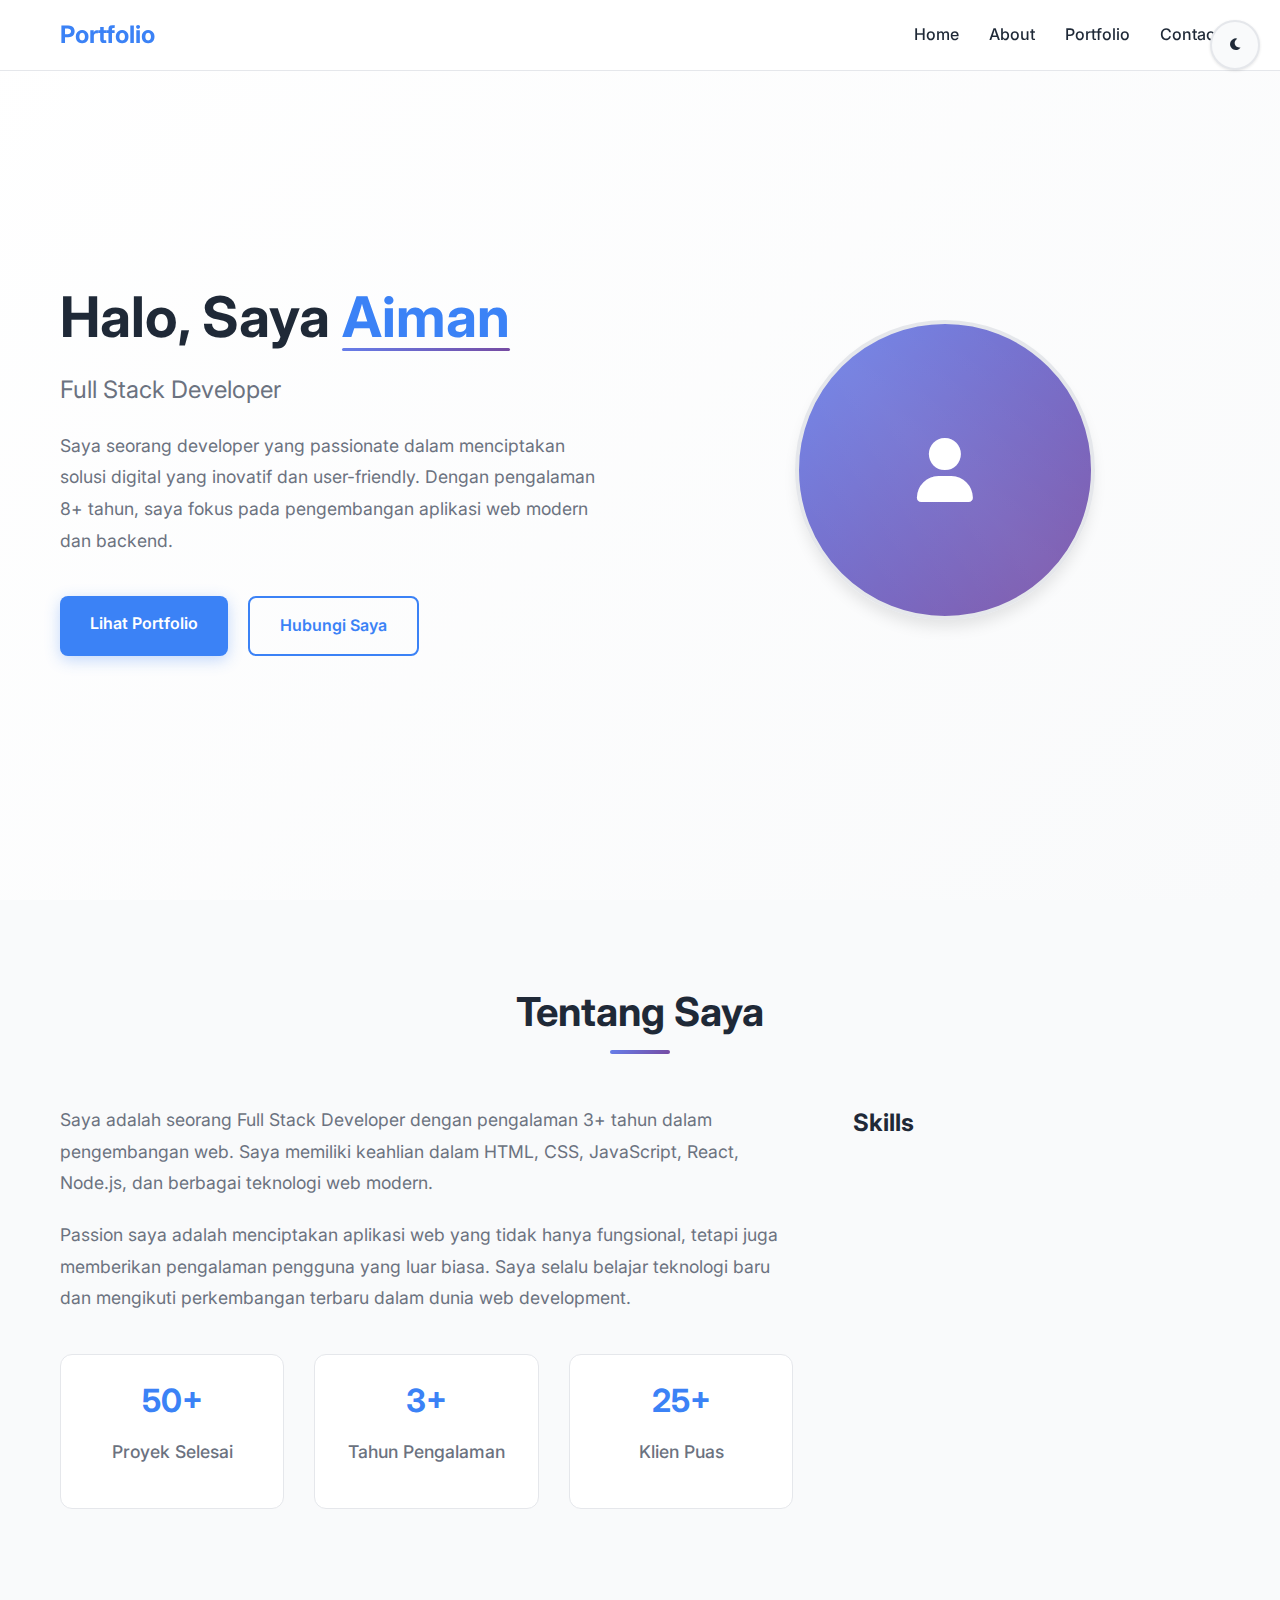
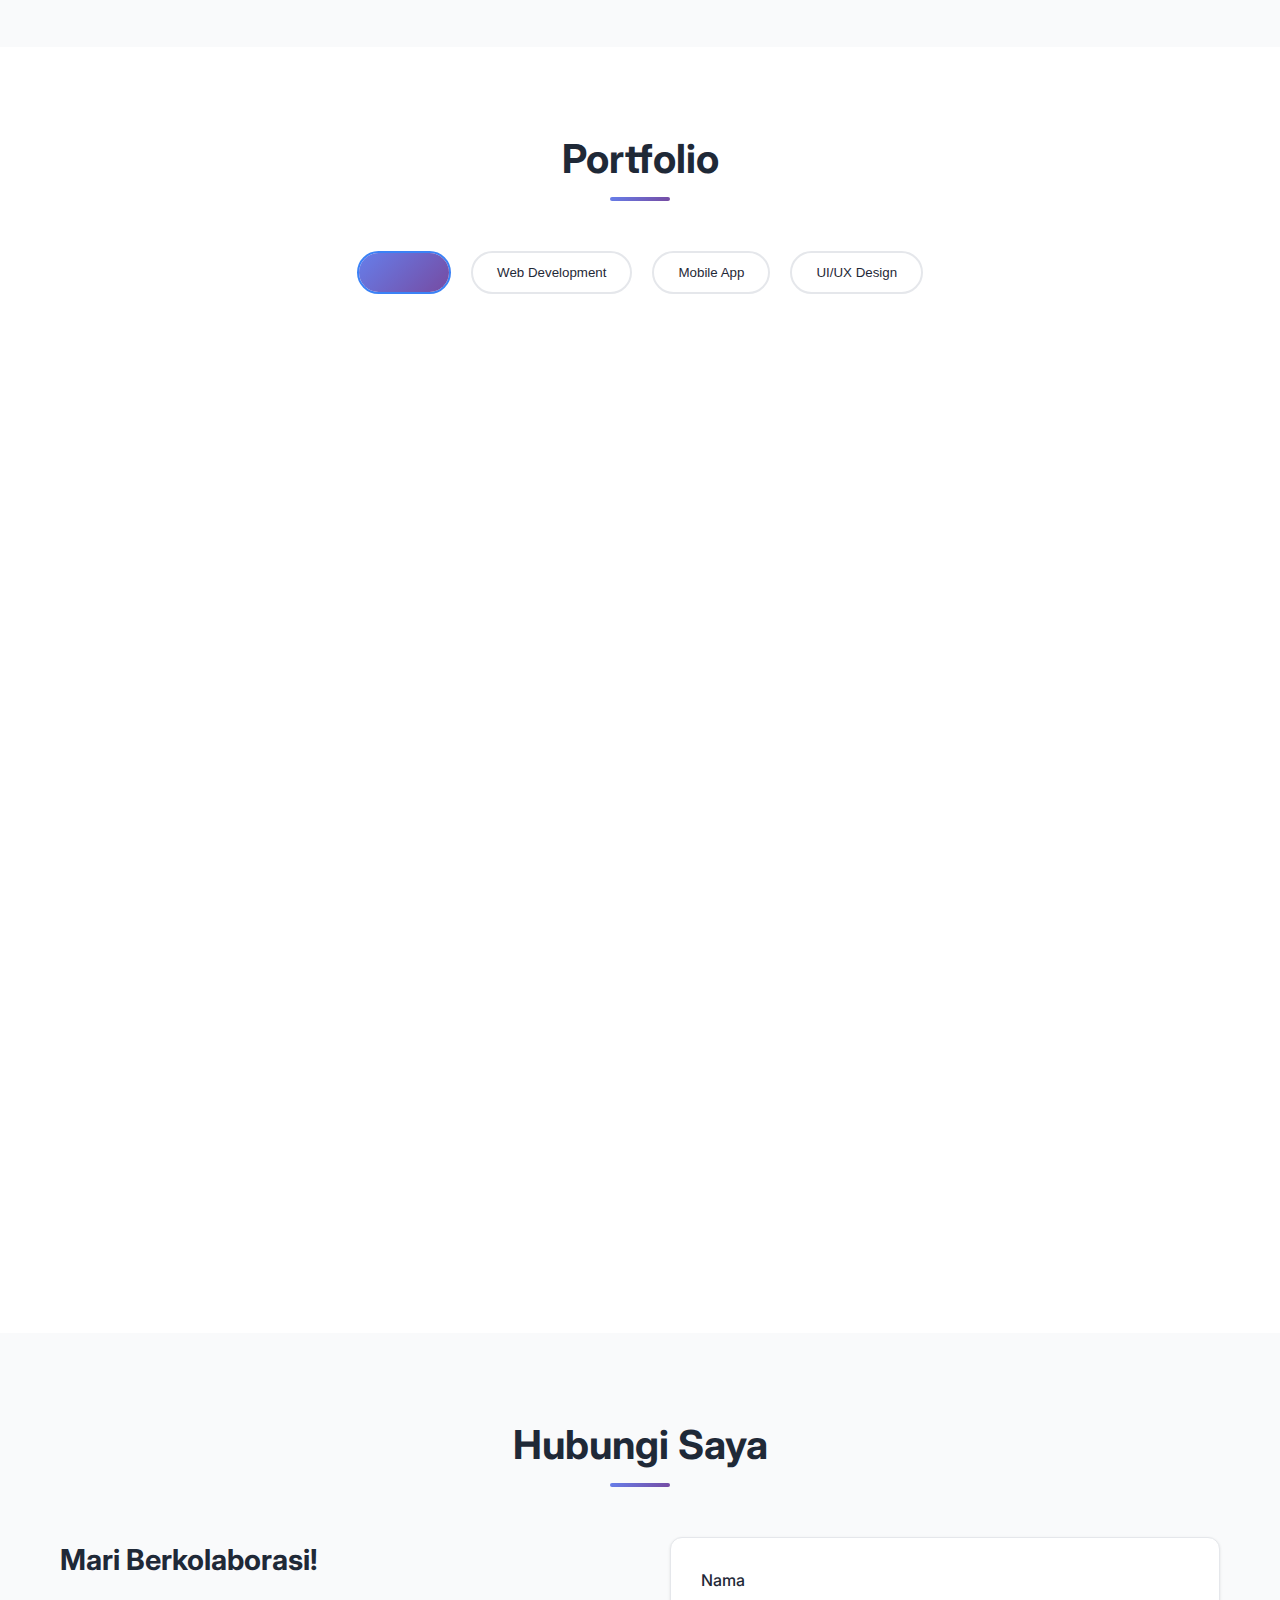
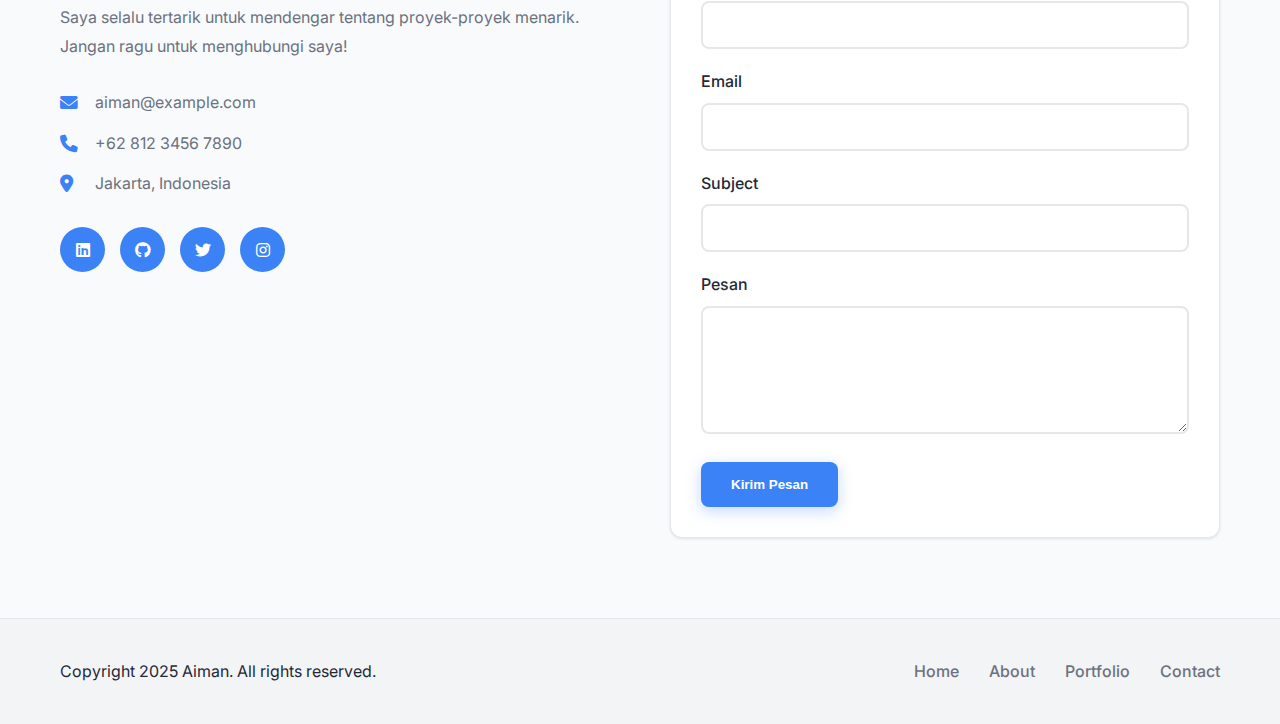
<file: index.html>
<!DOCTYPE html>
<html lang="id">
  <head>
    <meta charset="UTF-8" />
    <meta name="viewport" content="width=device-width, initial-scale=1.0" />
    <title>Profil Saya - Final Project</title>
    <link rel="stylesheet" href="css/styles.css" />
    <link
      href="https://fonts.googleapis.com/css2?family=Inter:wght@300;400;500;600;700&display=swap"
      rel="stylesheet"
    />
    <link
      rel="stylesheet"
      href="https://cdnjs.cloudflare.com/ajax/libs/font-awesome/6.0.0/css/all.min.css"
    />
  </head>
  <body>
    <!-- Dark mode toggle -->
    <button id="dark-mode-toggle" class="dark-mode-toggle">
      <i class="fas fa-moon"></i>
    </button>

    <!-- Navigation -->
    <nav class="navbar">
      <div class="nav-container">
        <div class="nav-logo">
          <h2>Portfolio</h2>
        </div>
        <ul class="nav-menu">
          <li class="nav-item">
            <a href="#home" class="nav-link">Home</a>
          </li>
          <li class="nav-item">
            <a href="#about" class="nav-link">About</a>
          </li>
          <li class="nav-item">
            <a href="#portfolio" class="nav-link">Portfolio</a>
          </li>
          <li class="nav-item">
            <a href="#contact" class="nav-link">Contact</a>
          </li>
        </ul>
        <div class="hamburger">
          <span class="bar"></span>
          <span class="bar"></span>
          <span class="bar"></span>
        </div>
      </div>
    </nav>

    <!-- Hero Section -->
    <section id="home" class="hero">
      <div class="hero-container">
        <div class="hero-content">
          <h1 class="hero-title">
            Halo, Saya <span class="highlight">Aiman</span>
          </h1>
          <p class="hero-subtitle">Full Stack Developer</p>
          <p class="hero-description">
            Saya seorang developer yang passionate dalam menciptakan solusi
            digital yang inovatif dan user-friendly. Dengan pengalaman 8+ tahun,
            saya fokus pada pengembangan aplikasi web modern dan backend.
          </p>
          <div class="hero-buttons">
            <a href="#portfolio" class="btn btn-primary">Lihat Portfolio</a>
            <a href="#contact" class="btn btn-secondary">Hubungi Saya</a>
          </div>
        </div>
        <div class="hero-image">
          <div class="image-placeholder">
            <i class="fas fa-user"></i>
          </div>
        </div>
      </div>
    </section>

    <!-- About Section -->
    <section id="about" class="about">
      <div class="container">
        <h2 class="section-title">Tentang Saya</h2>
        <div class="about-content">
          <div class="about-text">
            <p>
              Saya adalah seorang Full Stack Developer dengan pengalaman 3+
              tahun dalam pengembangan web. Saya memiliki keahlian dalam HTML,
              CSS, JavaScript, React, Node.js, dan berbagai teknologi web
              modern.
            </p>
            <p>
              Passion saya adalah menciptakan aplikasi web yang tidak hanya
              fungsional, tetapi juga memberikan pengalaman pengguna yang luar
              biasa. Saya selalu belajar teknologi baru dan mengikuti
              perkembangan terbaru dalam dunia web development.
            </p>
            <div class="about-stats">
              <div class="stat-item">
                <h3>50+</h3>
                <p>Proyek Selesai</p>
              </div>
              <div class="stat-item">
                <h3>3+</h3>
                <p>Tahun Pengalaman</p>
              </div>
              <div class="stat-item">
                <h3>25+</h3>
                <p>Klien Puas</p>
              </div>
            </div>
          </div>
          <div class="about-skills">
            <h3>Skills</h3>
            <div class="skills-grid" id="skills-grid">
              <!-- Skills will be populated by JavaScript -->
            </div>
          </div>
        </div>
      </div>
    </section>

    <!-- Portfolio Section -->
    <section id="portfolio" class="portfolio">
      <div class="container">
        <h2 class="section-title">Portfolio</h2>
        <div class="portfolio-filters">
          <button class="filter-btn active" data-filter="all">Semua</button>
          <button class="filter-btn" data-filter="web">Web Development</button>
          <button class="filter-btn" data-filter="mobile">Mobile App</button>
          <button class="filter-btn" data-filter="design">UI/UX Design</button>
        </div>
        <div class="portfolio-grid" id="portfolio-grid">
          <!-- Portfolio items will be populated by JavaScript -->
        </div>
      </div>
    </section>

    <!-- Contact Section -->
    <section id="contact" class="contact">
      <div class="container">
        <h2 class="section-title">Hubungi Saya</h2>
        <div class="contact-content">
          <div class="contact-info">
            <h3>Mari Berkolaborasi!</h3>
            <p>
              Saya selalu tertarik untuk mendengar tentang proyek-proyek
              menarik. Jangan ragu untuk menghubungi saya!
            </p>
            <div class="contact-details">
              <div class="contact-item">
                <i class="fas fa-envelope"></i>
                <span>aiman@example.com</span>
              </div>
              <div class="contact-item">
                <i class="fas fa-phone"></i>
                <span>+62 812 3456 7890</span>
              </div>
              <div class="contact-item">
                <i class="fas fa-map-marker-alt"></i>
                <span>Jakarta, Indonesia</span>
              </div>
            </div>
            <div class="social-links">
              <a
                href="https://linkedin.com/in/aiman"
                class="social-link"
                target="_blank"
              >
                <i class="fab fa-linkedin"></i>
              </a>
              <a
                href="https://github.com/aiman"
                class="social-link"
                target="_blank"
              >
                <i class="fab fa-github"></i>
              </a>
              <a
                href="https://twitter.com/aiman"
                class="social-link"
                target="_blank"
              >
                <i class="fab fa-twitter"></i>
              </a>
              <a
                href="https://instagram.com/aiman"
                class="social-link"
                target="_blank"
              >
                <i class="fab fa-instagram"></i>
              </a>
            </div>
          </div>
          <form class="contact-form" id="contact-form">
            <div class="form-group">
              <label for="name">Nama</label>
              <input type="text" id="name" name="name" required />
              <span class="error-message" id="name-error"></span>
            </div>
            <div class="form-group">
              <label for="email">Email</label>
              <input type="email" id="email" name="email" required />
              <span class="error-message" id="email-error"></span>
            </div>
            <div class="form-group">
              <label for="subject">Subject</label>
              <input type="text" id="subject" name="subject" required />
              <span class="error-message" id="subject-error"></span>
            </div>
            <div class="form-group">
              <label for="message">Pesan</label>
              <textarea
                id="message"
                name="message"
                rows="5"
                required
              ></textarea>
              <span class="error-message" id="message-error"></span>
            </div>
            <button type="submit" class="btn btn-primary">Kirim Pesan</button>
          </form>
        </div>
      </div>
    </section>

    <!-- Footer -->
    <footer class="footer">
      <div class="container">
        <div class="footer-content">
          <div class="footer-text">
            <p>Copyright 2025 Aiman. All rights reserved.</p>
          </div>
          <div class="footer-links">
            <a href="#home">Home</a>
            <a href="#about">About</a>
            <a href="#portfolio">Portfolio</a>
            <a href="#contact">Contact</a>
          </div>
        </div>
      </div>
    </footer>

    <!-- Toast notification -->
    <div id="toast" class="toast">
      <div class="toast-content">
        <i class="fas fa-check-circle"></i>
        <span class="toast-message">Pesan berhasil dikirim!</span>
      </div>
    </div>

    <script src="js/script.js"></script>
  </body>
</html>
</file>
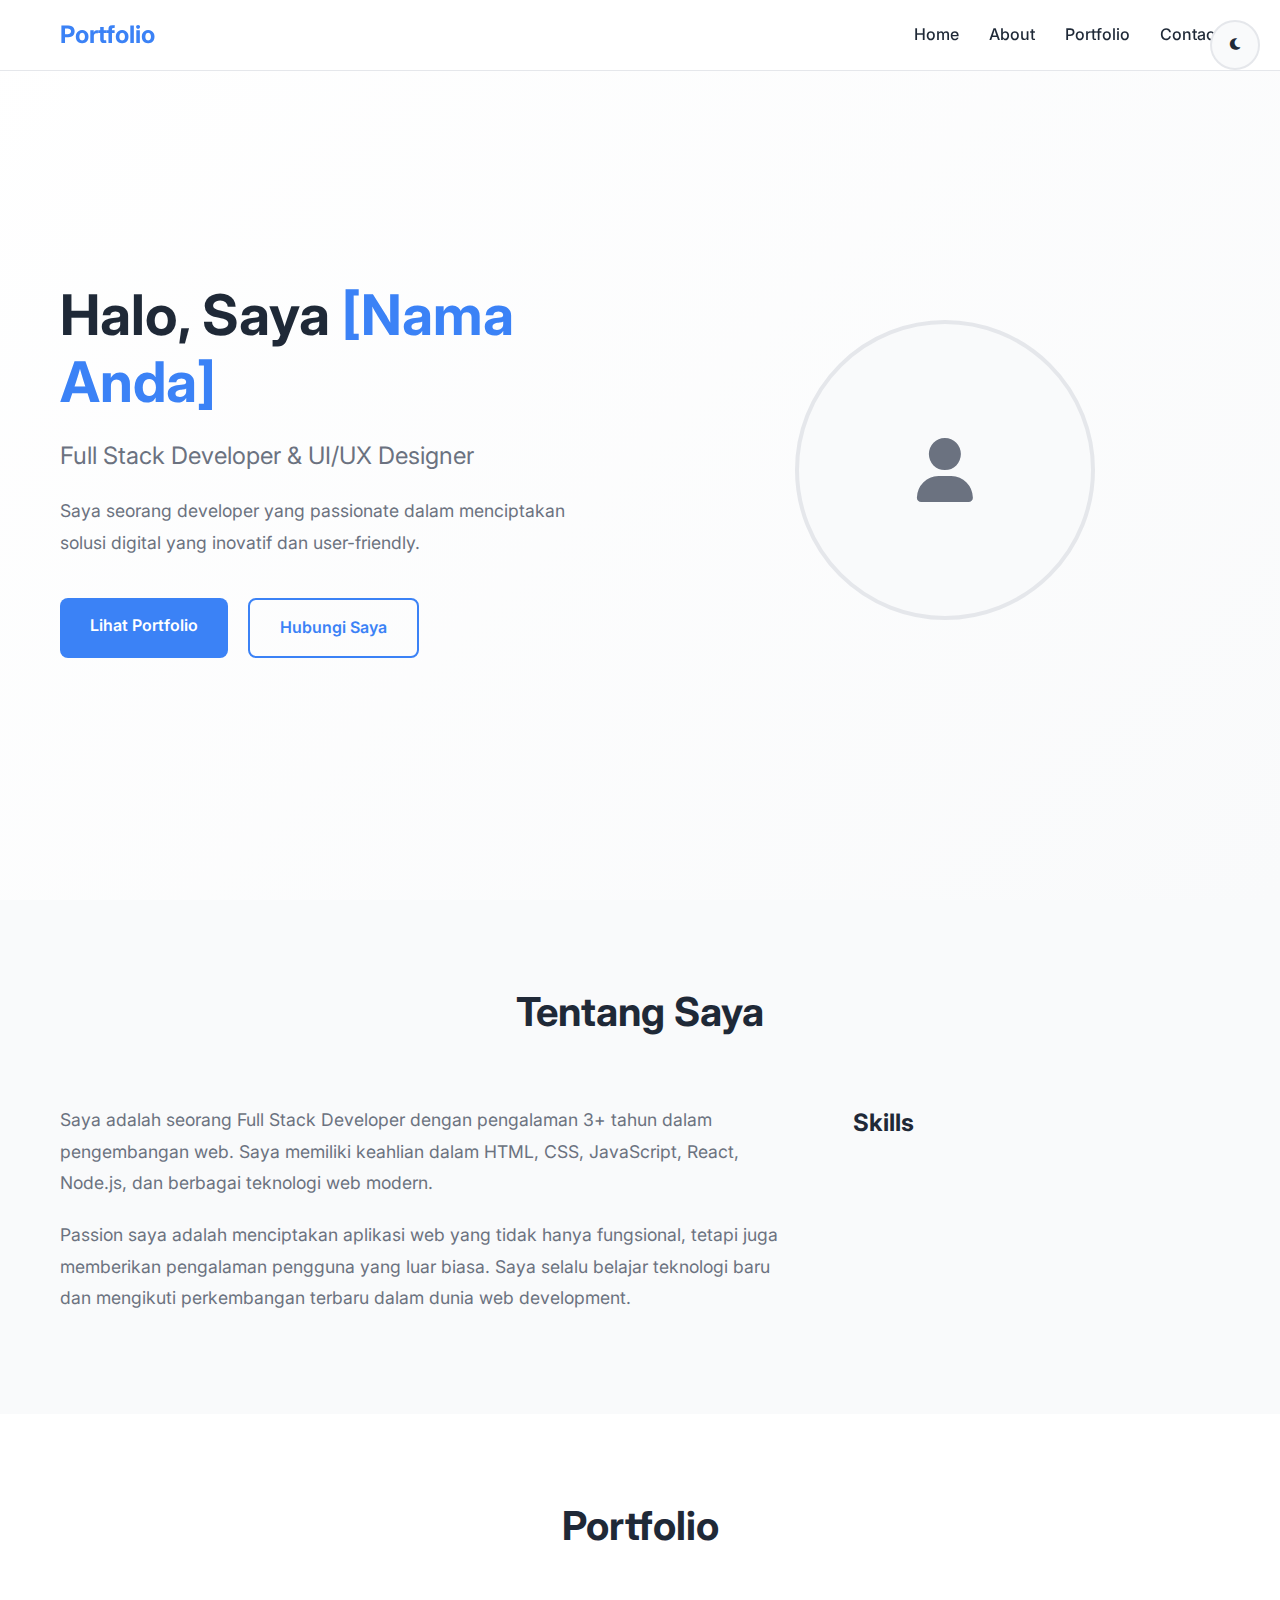
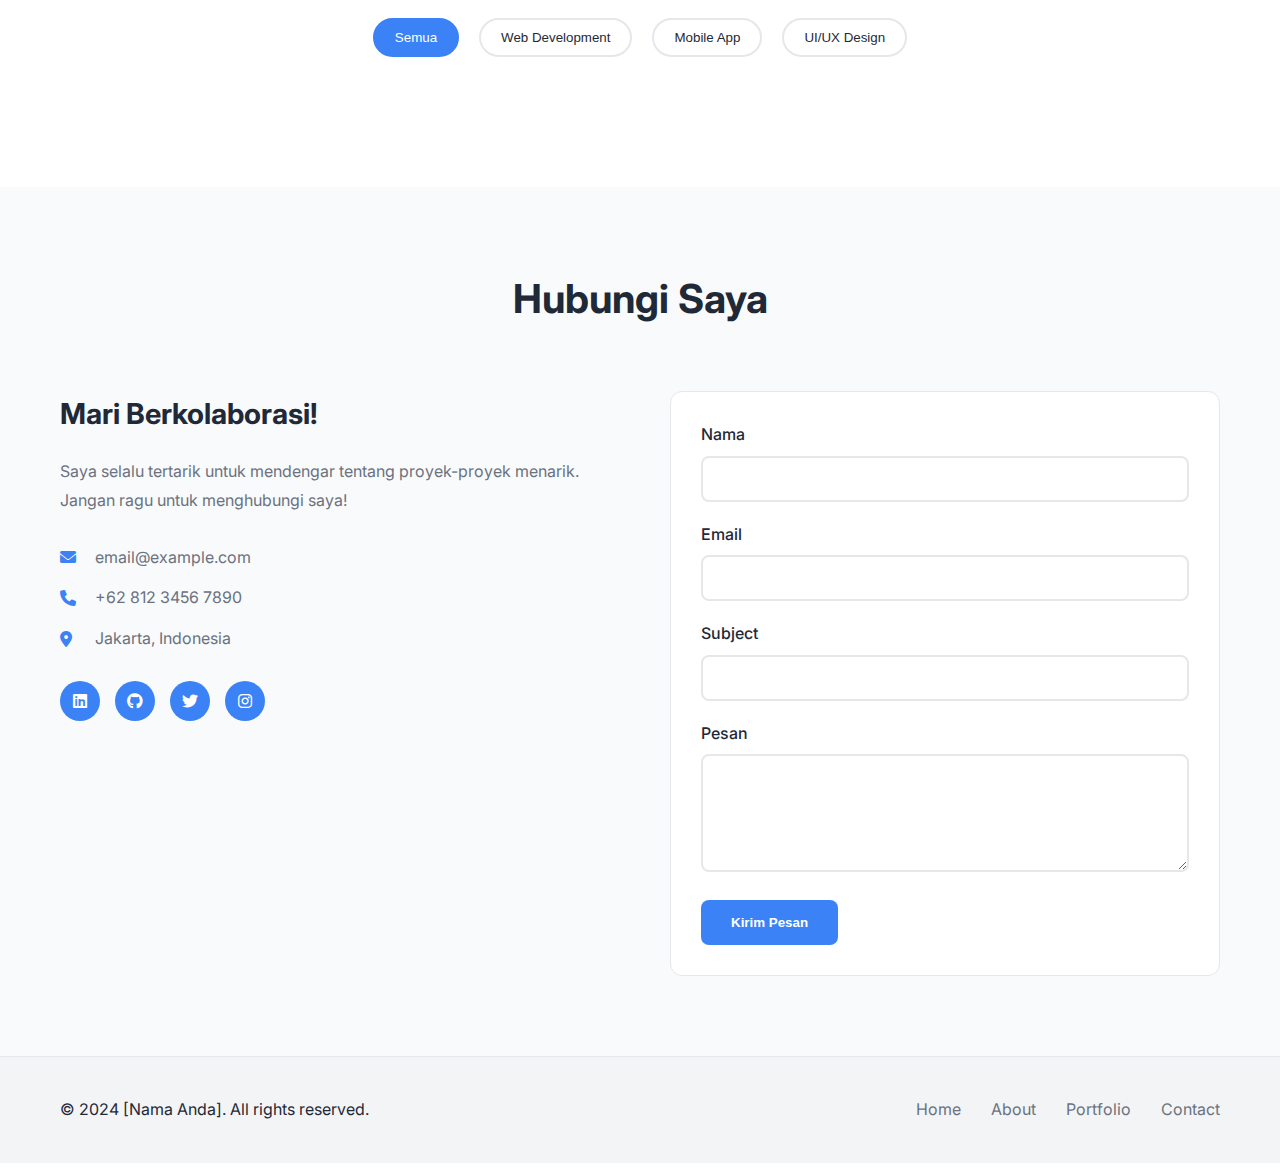
<file: 1. Starter/index.html>
<!DOCTYPE html>
<html lang="id">
  <head>
    <meta charset="UTF-8" />
    <meta name="viewport" content="width=device-width, initial-scale=1.0" />
    <title>Profil Saya - Final Project</title>
    <link rel="stylesheet" href="styles.css" />
    <link
      href="https://fonts.googleapis.com/css2?family=Inter:wght@300;400;500;600;700&display=swap"
      rel="stylesheet"
    />
    <link
      rel="stylesheet"
      href="https://cdnjs.cloudflare.com/ajax/libs/font-awesome/6.0.0/css/all.min.css"
    />
  </head>
  <body>
    <!-- TODO: Implement dark mode toggle -->
    <button id="dark-mode-toggle" class="dark-mode-toggle">
      <i class="fas fa-moon"></i>
    </button>

    <!-- TODO: Add navigation -->
    <nav class="navbar">
      <div class="nav-container">
        <div class="nav-logo">
          <h2>Portfolio</h2>
        </div>
        <ul class="nav-menu">
          <li class="nav-item">
            <a href="#home" class="nav-link">Home</a>
          </li>
          <li class="nav-item">
            <a href="#about" class="nav-link">About</a>
          </li>
          <li class="nav-item">
            <a href="#portfolio" class="nav-link">Portfolio</a>
          </li>
          <li class="nav-item">
            <a href="#contact" class="nav-link">Contact</a>
          </li>
        </ul>
        <div class="hamburger">
          <span class="bar"></span>
          <span class="bar"></span>
          <span class="bar"></span>
        </div>
      </div>
    </nav>

    <!-- TODO: Add hero section -->
    <section id="home" class="hero">
      <div class="hero-container">
        <div class="hero-content">
          <h1 class="hero-title">
            Halo, Saya <span class="highlight">[Nama Anda]</span>
          </h1>
          <p class="hero-subtitle">Full Stack Developer & UI/UX Designer</p>
          <p class="hero-description">
            Saya seorang developer yang passionate dalam menciptakan solusi
            digital yang inovatif dan user-friendly.
          </p>
          <div class="hero-buttons">
            <a href="#portfolio" class="btn btn-primary">Lihat Portfolio</a>
            <a href="#contact" class="btn btn-secondary">Hubungi Saya</a>
          </div>
        </div>
        <div class="hero-image">
          <div class="image-placeholder">
            <i class="fas fa-user"></i>
          </div>
        </div>
      </div>
    </section>

    <!-- TODO: Add about section -->
    <section id="about" class="about">
      <div class="container">
        <h2 class="section-title">Tentang Saya</h2>
        <div class="about-content">
          <div class="about-text">
            <p>
              Saya adalah seorang Full Stack Developer dengan pengalaman 3+
              tahun dalam pengembangan web. Saya memiliki keahlian dalam HTML,
              CSS, JavaScript, React, Node.js, dan berbagai teknologi web
              modern.
            </p>
            <p>
              Passion saya adalah menciptakan aplikasi web yang tidak hanya
              fungsional, tetapi juga memberikan pengalaman pengguna yang luar
              biasa. Saya selalu belajar teknologi baru dan mengikuti
              perkembangan terbaru dalam dunia web development.
            </p>
          </div>
          <div class="about-skills">
            <h3>Skills</h3>
            <div class="skills-grid">
              <!-- TODO: Add skill items dynamically with JavaScript -->
            </div>
          </div>
        </div>
      </div>
    </section>

    <!-- TODO: Add portfolio section -->
    <section id="portfolio" class="portfolio">
      <div class="container">
        <h2 class="section-title">Portfolio</h2>
        <div class="portfolio-filters">
          <button class="filter-btn active" data-filter="all">Semua</button>
          <button class="filter-btn" data-filter="web">Web Development</button>
          <button class="filter-btn" data-filter="mobile">Mobile App</button>
          <button class="filter-btn" data-filter="design">UI/UX Design</button>
        </div>
        <div class="portfolio-grid">
          <!-- TODO: Add portfolio items dynamically with JavaScript -->
        </div>
      </div>
    </section>

    <!-- TODO: Add contact section -->
    <section id="contact" class="contact">
      <div class="container">
        <h2 class="section-title">Hubungi Saya</h2>
        <div class="contact-content">
          <div class="contact-info">
            <h3>Mari Berkolaborasi!</h3>
            <p>
              Saya selalu tertarik untuk mendengar tentang proyek-proyek
              menarik. Jangan ragu untuk menghubungi saya!
            </p>
            <div class="contact-details">
              <div class="contact-item">
                <i class="fas fa-envelope"></i>
                <span>email@example.com</span>
              </div>
              <div class="contact-item">
                <i class="fas fa-phone"></i>
                <span>+62 812 3456 7890</span>
              </div>
              <div class="contact-item">
                <i class="fas fa-map-marker-alt"></i>
                <span>Jakarta, Indonesia</span>
              </div>
            </div>
            <div class="social-links">
              <a href="#" class="social-link"
                ><i class="fab fa-linkedin"></i
              ></a>
              <a href="#" class="social-link"><i class="fab fa-github"></i></a>
              <a href="#" class="social-link"><i class="fab fa-twitter"></i></a>
              <a href="#" class="social-link"
                ><i class="fab fa-instagram"></i
              ></a>
            </div>
          </div>
          <form class="contact-form" id="contact-form">
            <div class="form-group">
              <label for="name">Nama</label>
              <input type="text" id="name" name="name" required />
              <span class="error-message" id="name-error"></span>
            </div>
            <div class="form-group">
              <label for="email">Email</label>
              <input type="email" id="email" name="email" required />
              <span class="error-message" id="email-error"></span>
            </div>
            <div class="form-group">
              <label for="subject">Subject</label>
              <input type="text" id="subject" name="subject" required />
              <span class="error-message" id="subject-error"></span>
            </div>
            <div class="form-group">
              <label for="message">Pesan</label>
              <textarea
                id="message"
                name="message"
                rows="5"
                required
              ></textarea>
              <span class="error-message" id="message-error"></span>
            </div>
            <button type="submit" class="btn btn-primary">Kirim Pesan</button>
          </form>
        </div>
      </div>
    </section>

    <!-- TODO: Add footer -->
    <footer class="footer">
      <div class="container">
        <div class="footer-content">
          <div class="footer-text">
            <p>&copy; 2024 [Nama Anda]. All rights reserved.</p>
          </div>
          <div class="footer-links">
            <a href="#home">Home</a>
            <a href="#about">About</a>
            <a href="#portfolio">Portfolio</a>
            <a href="#contact">Contact</a>
          </div>
        </div>
      </div>
    </footer>

    <!-- Toast notification -->
    <div id="toast" class="toast">
      <div class="toast-content">
        <i class="fas fa-check-circle"></i>
        <span class="toast-message">Pesan berhasil dikirim!</span>
      </div>
    </div>

    <script src="script.js"></script>
  </body>
</html>
</file>
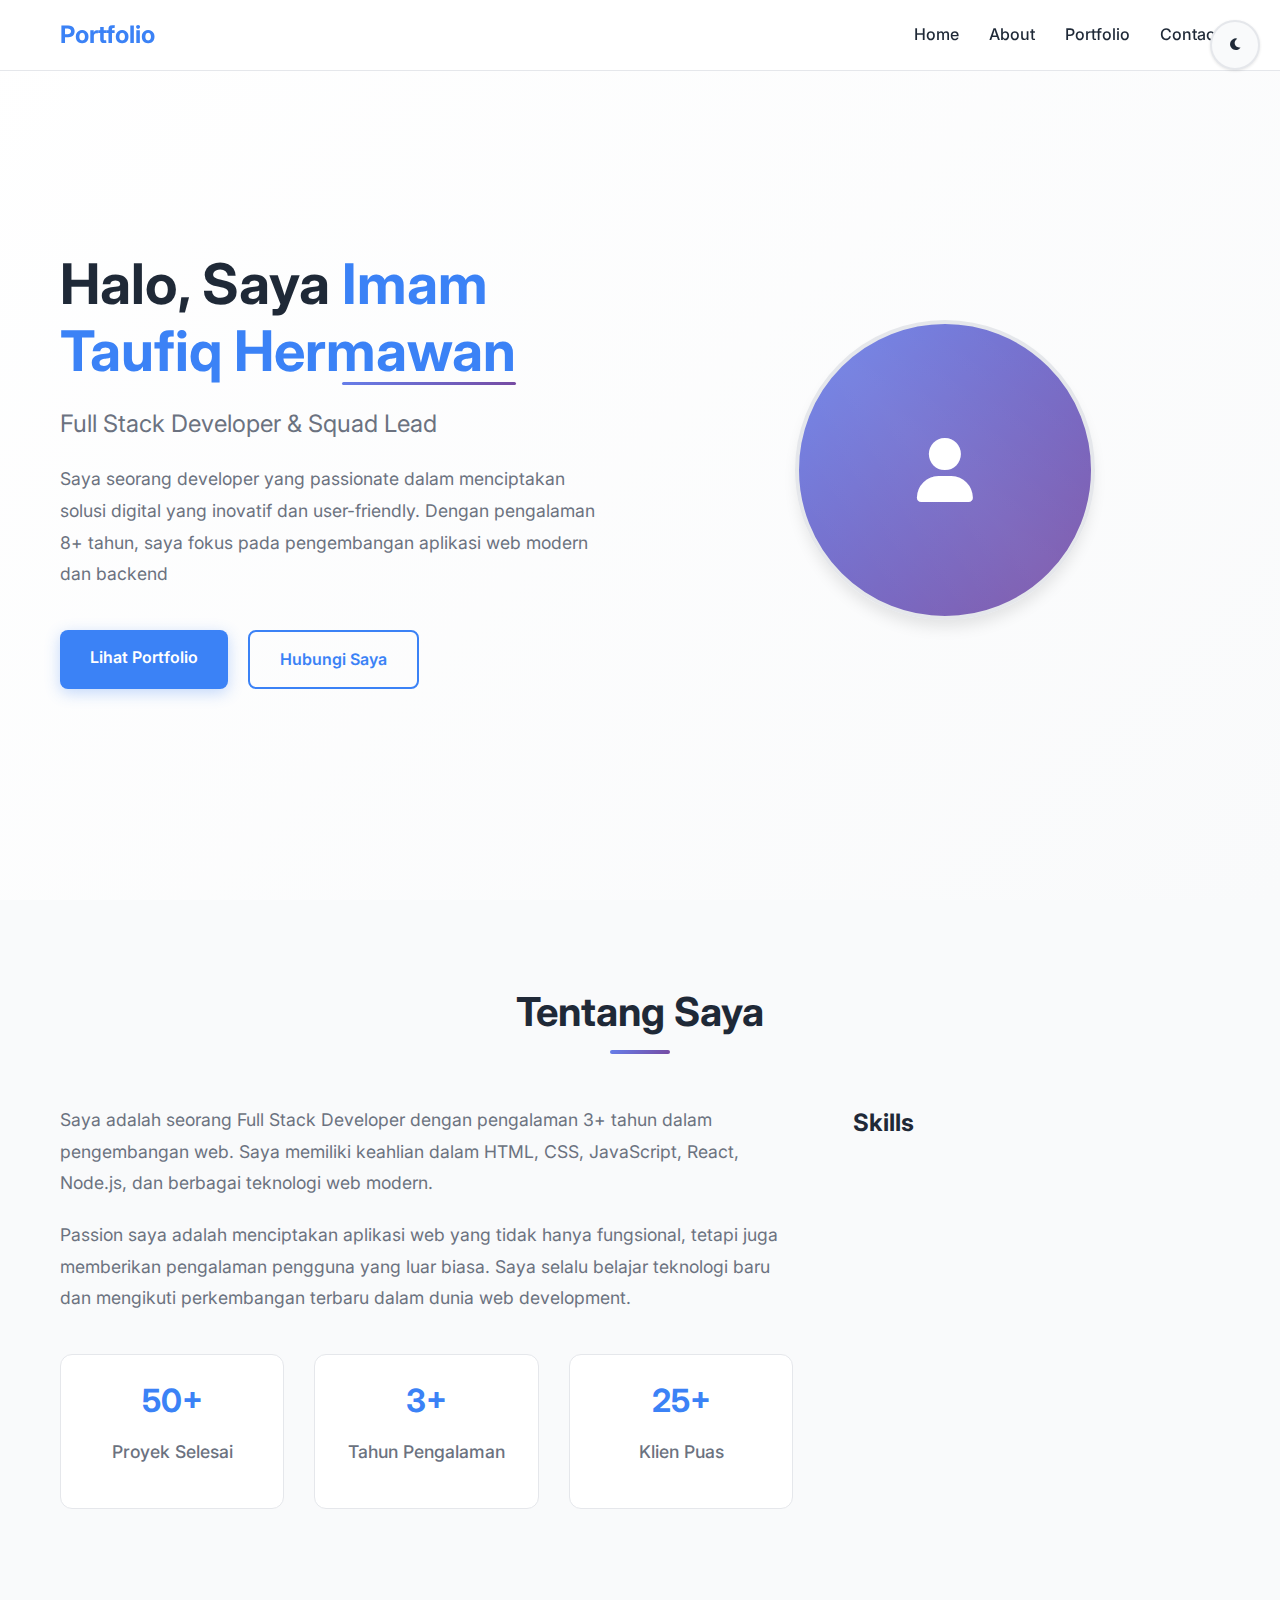
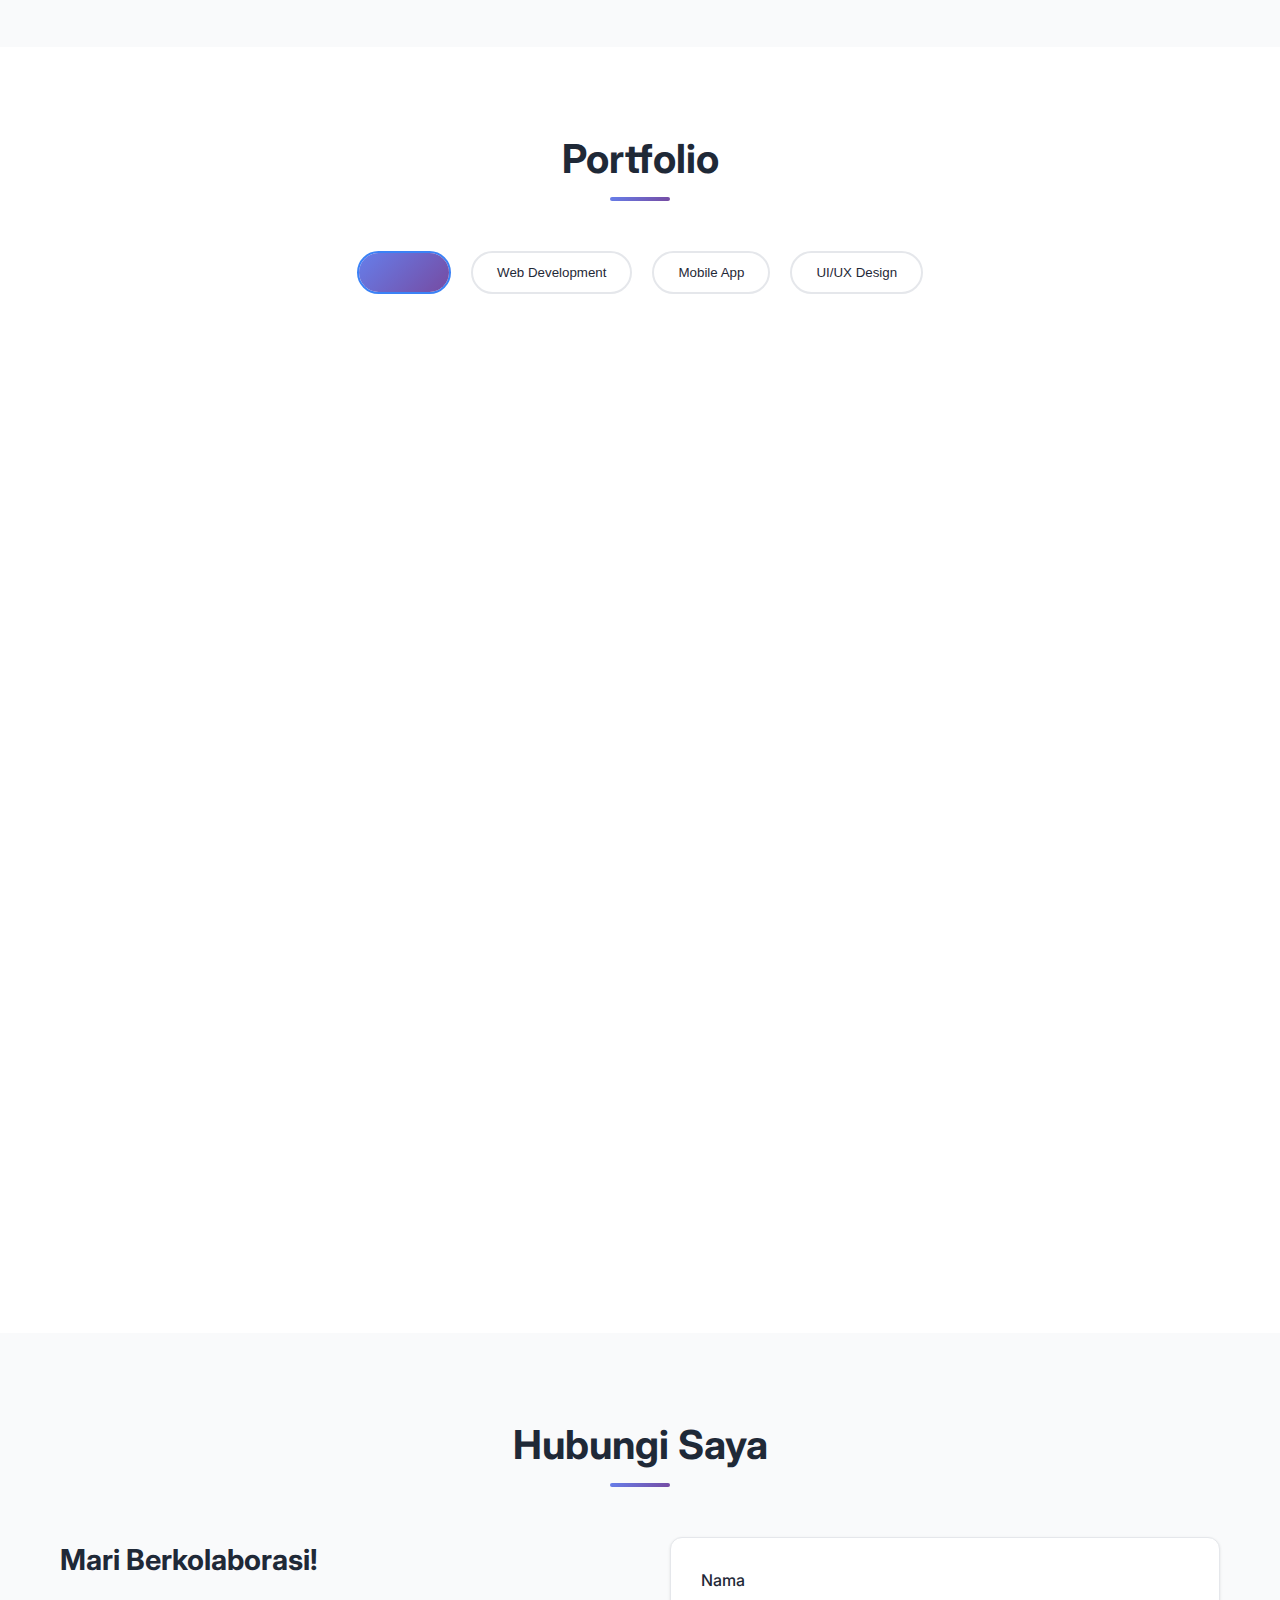
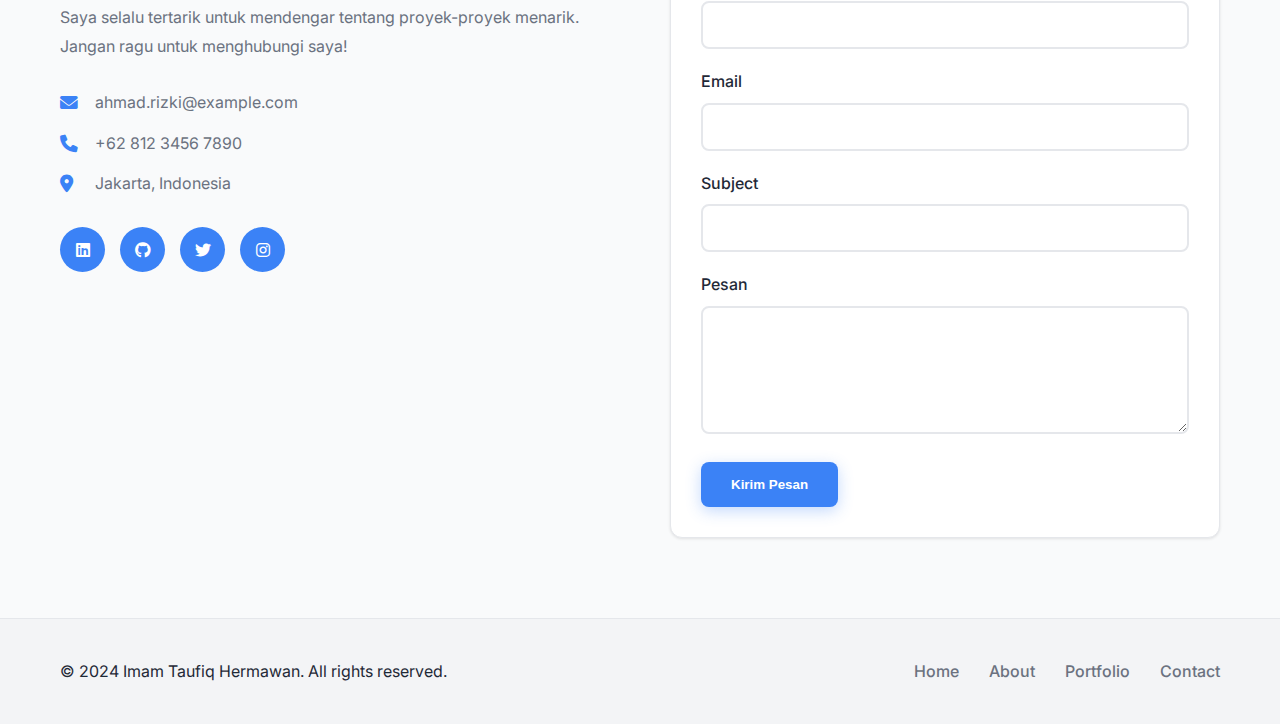
<file: 2. Finished/index.html>
<!DOCTYPE html>
<html lang="id">
  <head>
    <meta charset="UTF-8" />
    <meta name="viewport" content="width=device-width, initial-scale=1.0" />
    <title>Profil Saya - Final Project</title>
    <link rel="stylesheet" href="styles.css" />
    <link
      href="https://fonts.googleapis.com/css2?family=Inter:wght@300;400;500;600;700&display=swap"
      rel="stylesheet"
    />
    <link
      rel="stylesheet"
      href="https://cdnjs.cloudflare.com/ajax/libs/font-awesome/6.0.0/css/all.min.css"
    />
  </head>
  <body>
    <!-- Dark mode toggle -->
    <button id="dark-mode-toggle" class="dark-mode-toggle">
      <i class="fas fa-moon"></i>
    </button>

    <!-- Navigation -->
    <nav class="navbar">
      <div class="nav-container">
        <div class="nav-logo">
          <h2>Portfolio</h2>
        </div>
        <ul class="nav-menu">
          <li class="nav-item">
            <a href="#home" class="nav-link">Home</a>
          </li>
          <li class="nav-item">
            <a href="#about" class="nav-link">About</a>
          </li>
          <li class="nav-item">
            <a href="#portfolio" class="nav-link">Portfolio</a>
          </li>
          <li class="nav-item">
            <a href="#contact" class="nav-link">Contact</a>
          </li>
        </ul>
        <div class="hamburger">
          <span class="bar"></span>
          <span class="bar"></span>
          <span class="bar"></span>
        </div>
      </div>
    </nav>

    <!-- Hero Section -->
    <section id="home" class="hero">
      <div class="hero-container">
        <div class="hero-content">
          <h1 class="hero-title">
            Halo, Saya <span class="highlight">Imam Taufiq Hermawan</span>
          </h1>
          <p class="hero-subtitle">Full Stack Developer & Squad Lead</p>
          <p class="hero-description">
            Saya seorang developer yang passionate dalam menciptakan solusi
            digital yang inovatif dan user-friendly. Dengan pengalaman 8+ tahun,
            saya fokus pada pengembangan aplikasi web modern dan backend
          </p>
          <div class="hero-buttons">
            <a href="#portfolio" class="btn btn-primary">Lihat Portfolio</a>
            <a href="#contact" class="btn btn-secondary">Hubungi Saya</a>
          </div>
        </div>
        <div class="hero-image">
          <div class="image-placeholder">
            <i class="fas fa-user"></i>
          </div>
        </div>
      </div>
    </section>

    <!-- About Section -->
    <section id="about" class="about">
      <div class="container">
        <h2 class="section-title">Tentang Saya</h2>
        <div class="about-content">
          <div class="about-text">
            <p>
              Saya adalah seorang Full Stack Developer dengan pengalaman 3+
              tahun dalam pengembangan web. Saya memiliki keahlian dalam HTML,
              CSS, JavaScript, React, Node.js, dan berbagai teknologi web
              modern.
            </p>
            <p>
              Passion saya adalah menciptakan aplikasi web yang tidak hanya
              fungsional, tetapi juga memberikan pengalaman pengguna yang luar
              biasa. Saya selalu belajar teknologi baru dan mengikuti
              perkembangan terbaru dalam dunia web development.
            </p>
            <div class="about-stats">
              <div class="stat-item">
                <h3>50+</h3>
                <p>Proyek Selesai</p>
              </div>
              <div class="stat-item">
                <h3>3+</h3>
                <p>Tahun Pengalaman</p>
              </div>
              <div class="stat-item">
                <h3>25+</h3>
                <p>Klien Puas</p>
              </div>
            </div>
          </div>
          <div class="about-skills">
            <h3>Skills</h3>
            <div class="skills-grid" id="skills-grid">
              <!-- Skills will be populated by JavaScript -->
            </div>
          </div>
        </div>
      </div>
    </section>

    <!-- Portfolio Section -->
    <section id="portfolio" class="portfolio">
      <div class="container">
        <h2 class="section-title">Portfolio</h2>
        <div class="portfolio-filters">
          <button class="filter-btn active" data-filter="all">Semua</button>
          <button class="filter-btn" data-filter="web">Web Development</button>
          <button class="filter-btn" data-filter="mobile">Mobile App</button>
          <button class="filter-btn" data-filter="design">UI/UX Design</button>
        </div>
        <div class="portfolio-grid" id="portfolio-grid">
          <!-- Portfolio items will be populated by JavaScript -->
        </div>
      </div>
    </section>

    <!-- Contact Section -->
    <section id="contact" class="contact">
      <div class="container">
        <h2 class="section-title">Hubungi Saya</h2>
        <div class="contact-content">
          <div class="contact-info">
            <h3>Mari Berkolaborasi!</h3>
            <p>
              Saya selalu tertarik untuk mendengar tentang proyek-proyek
              menarik. Jangan ragu untuk menghubungi saya!
            </p>
            <div class="contact-details">
              <div class="contact-item">
                <i class="fas fa-envelope"></i>
                <span>ahmad.rizki@example.com</span>
              </div>
              <div class="contact-item">
                <i class="fas fa-phone"></i>
                <span>+62 812 3456 7890</span>
              </div>
              <div class="contact-item">
                <i class="fas fa-map-marker-alt"></i>
                <span>Jakarta, Indonesia</span>
              </div>
            </div>
            <div class="social-links">
              <a
                href="https://linkedin.com/in/ahmad-rizki"
                class="social-link"
                target="_blank"
              >
                <i class="fab fa-linkedin"></i>
              </a>
              <a
                href="https://github.com/ahmad-rizki"
                class="social-link"
                target="_blank"
              >
                <i class="fab fa-github"></i>
              </a>
              <a
                href="https://twitter.com/ahmad_rizki"
                class="social-link"
                target="_blank"
              >
                <i class="fab fa-twitter"></i>
              </a>
              <a
                href="https://instagram.com/ahmad.rizki"
                class="social-link"
                target="_blank"
              >
                <i class="fab fa-instagram"></i>
              </a>
            </div>
          </div>
          <form class="contact-form" id="contact-form">
            <div class="form-group">
              <label for="name">Nama</label>
              <input type="text" id="name" name="name" required />
              <span class="error-message" id="name-error"></span>
            </div>
            <div class="form-group">
              <label for="email">Email</label>
              <input type="email" id="email" name="email" required />
              <span class="error-message" id="email-error"></span>
            </div>
            <div class="form-group">
              <label for="subject">Subject</label>
              <input type="text" id="subject" name="subject" required />
              <span class="error-message" id="subject-error"></span>
            </div>
            <div class="form-group">
              <label for="message">Pesan</label>
              <textarea
                id="message"
                name="message"
                rows="5"
                required
              ></textarea>
              <span class="error-message" id="message-error"></span>
            </div>
            <button type="submit" class="btn btn-primary">Kirim Pesan</button>
          </form>
        </div>
      </div>
    </section>

    <!-- Footer -->
    <footer class="footer">
      <div class="container">
        <div class="footer-content">
          <div class="footer-text">
            <p>&copy; 2024 Imam Taufiq Hermawan. All rights reserved.</p>
          </div>
          <div class="footer-links">
            <a href="#home">Home</a>
            <a href="#about">About</a>
            <a href="#portfolio">Portfolio</a>
            <a href="#contact">Contact</a>
          </div>
        </div>
      </div>
    </footer>

    <!-- Toast notification -->
    <div id="toast" class="toast">
      <div class="toast-content">
        <i class="fas fa-check-circle"></i>
        <span class="toast-message">Pesan berhasil dikirim!</span>
      </div>
    </div>

    <script src="script.js"></script>
  </body>
</html>
</file>
<file: css/styles.css>
/* Reset and base styles */
* {
  margin: 0;
  padding: 0;
  box-sizing: border-box;
}

:root {
  /* Light theme colors */
  --primary-color: #3b82f6;
  --secondary-color: #1e40af;
  --accent-color: #f59e0b;
  --text-primary: #1f2937;
  --text-secondary: #6b7280;
  --bg-primary: #ffffff;
  --bg-secondary: #f9fafb;
  --bg-tertiary: #f3f4f6;
  --border-color: #e5e7eb;
  --shadow: 0 1px 3px 0 rgba(0, 0, 0, 0.1);
  --shadow-lg: 0 10px 15px -3px rgba(0, 0, 0, 0.1);
  --gradient-primary: linear-gradient(135deg, #667eea 0%, #764ba2 100%);
  --gradient-secondary: linear-gradient(135deg, #f093fb 0%, #f5576c 100%);
}

/* Dark theme colors */
[data-theme="dark"] {
  --primary-color: #60a5fa;
  --secondary-color: #3b82f6;
  --accent-color: #fbbf24;
  --text-primary: #f9fafb;
  --text-secondary: #d1d5db;
  --bg-primary: #111827;
  --bg-secondary: #1f2937;
  --bg-tertiary: #374151;
  --border-color: #4b5563;
  --shadow: 0 1px 3px 0 rgba(0, 0, 0, 0.3);
  --shadow-lg: 0 10px 15px -3px rgba(0, 0, 0, 0.3);
}

body {
  font-family: "Inter", sans-serif;
  line-height: 1.6;
  color: var(--text-primary);
  background-color: var(--bg-primary);
  transition: all 0.3s ease;
  overflow-x: hidden;
}

.container {
  max-width: 1200px;
  margin: 0 auto;
  padding: 0 20px;
}

/* Dark mode toggle */
.dark-mode-toggle {
  position: fixed;
  top: 20px;
  right: 20px;
  z-index: 1000;
  background: var(--bg-secondary);
  border: 2px solid var(--border-color);
  border-radius: 50%;
  width: 50px;
  height: 50px;
  display: flex;
  align-items: center;
  justify-content: center;
  cursor: pointer;
  transition: all 0.3s ease;
  color: var(--text-primary);
  box-shadow: var(--shadow);
}

.dark-mode-toggle:hover {
  background: var(--primary-color);
  color: white;
  transform: scale(1.1);
  box-shadow: var(--shadow-lg);
}

/* Navigation */
.navbar {
  position: fixed;
  top: 0;
  width: 100%;
  background: rgba(255, 255, 255, 0.95);
  backdrop-filter: blur(10px);
  border-bottom: 1px solid var(--border-color);
  z-index: 999;
  transition: all 0.3s ease;
}

[data-theme="dark"] .navbar {
  background: rgba(17, 24, 39, 0.95);
}

.nav-container {
  max-width: 1200px;
  margin: 0 auto;
  padding: 0 20px;
  display: flex;
  justify-content: space-between;
  align-items: center;
  height: 70px;
}

.nav-logo h2 {
  color: var(--primary-color);
  font-weight: 700;
  font-size: 1.5rem;
}

.nav-menu {
  display: flex;
  list-style: none;
  gap: 30px;
}

.nav-link {
  text-decoration: none;
  color: var(--text-primary);
  font-weight: 500;
  transition: color 0.3s ease;
  position: relative;
  padding: 5px 0;
}

.nav-link:hover {
  color: var(--primary-color);
}

.nav-link::after {
  content: "";
  position: absolute;
  bottom: 0;
  left: 0;
  width: 0;
  height: 2px;
  background: var(--primary-color);
  transition: width 0.3s ease;
}

.nav-link:hover::after,
.nav-link.active::after {
  width: 100%;
}

.hamburger {
  display: none;
  flex-direction: column;
  cursor: pointer;
  padding: 5px;
}

.bar {
  width: 25px;
  height: 3px;
  background: var(--text-primary);
  margin: 3px 0;
  transition: 0.3s;
  border-radius: 2px;
}

.hamburger.active .bar:nth-child(2) {
  opacity: 0;
}

.hamburger.active .bar:nth-child(1) {
  transform: translateY(8px) rotate(45deg);
}

.hamburger.active .bar:nth-child(3) {
  transform: translateY(-8px) rotate(-45deg);
}

/* Hero Section */
.hero {
  padding: 120px 0 80px;
  background: linear-gradient(
    135deg,
    var(--bg-primary) 0%,
    var(--bg-secondary) 100%
  );
  min-height: 100vh;
  display: flex;
  align-items: center;
  position: relative;
  overflow: hidden;
}

.hero::before {
  content: "";
  position: absolute;
  top: 0;
  left: 0;
  right: 0;
  bottom: 0;
  background: url('data:image/svg+xml,<svg xmlns="http://www.w3.org/2000/svg" viewBox="0 0 100 100"><defs><pattern id="grain" width="100" height="100" patternUnits="userSpaceOnUse"><circle cx="50" cy="50" r="1" fill="%23ffffff" opacity="0.1"/></pattern></defs><rect width="100" height="100" fill="url(%23grain)"/></svg>');
  opacity: 0.3;
}

.hero-container {
  max-width: 1200px;
  margin: 0 auto;
  padding: 0 20px;
  display: grid;
  grid-template-columns: 1fr 1fr;
  gap: 60px;
  align-items: center;
  position: relative;
  z-index: 1;
}

.hero-title {
  font-size: 3.5rem;
  font-weight: 700;
  line-height: 1.2;
  margin-bottom: 20px;
  animation: fadeInUp 1s ease-out;
}

.highlight {
  color: var(--primary-color);
  position: relative;
}

.highlight::after {
  content: "";
  position: absolute;
  bottom: 0;
  left: 0;
  width: 100%;
  height: 3px;
  background: var(--gradient-primary);
  border-radius: 2px;
}

.hero-subtitle {
  font-size: 1.5rem;
  color: var(--text-secondary);
  margin-bottom: 20px;
  animation: fadeInUp 1s ease-out 0.2s both;
}

.hero-description {
  font-size: 1.1rem;
  color: var(--text-secondary);
  margin-bottom: 40px;
  line-height: 1.8;
  animation: fadeInUp 1s ease-out 0.4s both;
}

.hero-buttons {
  display: flex;
  gap: 20px;
  animation: fadeInUp 1s ease-out 0.6s both;
}

.btn {
  padding: 15px 30px;
  border-radius: 8px;
  text-decoration: none;
  font-weight: 600;
  transition: all 0.3s ease;
  border: none;
  cursor: pointer;
  display: inline-block;
  text-align: center;
  position: relative;
  overflow: hidden;
}

.btn::before {
  content: "";
  position: absolute;
  top: 0;
  left: -100%;
  width: 100%;
  height: 100%;
  background: linear-gradient(
    90deg,
    transparent,
    rgba(255, 255, 255, 0.2),
    transparent
  );
  transition: left 0.5s;
}

.btn:hover::before {
  left: 100%;
}

.btn-primary {
  background: var(--primary-color);
  color: white;
  box-shadow: 0 4px 15px rgba(59, 130, 246, 0.3);
}

.btn-primary:hover {
  background: var(--secondary-color);
  transform: translateY(-2px);
  box-shadow: 0 8px 25px rgba(59, 130, 246, 0.4);
}

.btn-secondary {
  background: transparent;
  color: var(--primary-color);
  border: 2px solid var(--primary-color);
}

.btn-secondary:hover {
  background: var(--primary-color);
  color: white;
  transform: translateY(-2px);
  box-shadow: 0 8px 25px rgba(59, 130, 246, 0.3);
}

.hero-image {
  display: flex;
  justify-content: center;
  align-items: center;
  animation: fadeInRight 1s ease-out 0.8s both;
}

.image-placeholder {
  width: 300px;
  height: 300px;
  background: var(--gradient-primary);
  border-radius: 50%;
  display: flex;
  align-items: center;
  justify-content: center;
  font-size: 4rem;
  color: white;
  border: 4px solid var(--border-color);
  box-shadow: var(--shadow-lg);
  position: relative;
  overflow: hidden;
}

.image-placeholder::before {
  content: "";
  position: absolute;
  top: -50%;
  left: -50%;
  width: 200%;
  height: 200%;
  background: linear-gradient(
    45deg,
    transparent,
    rgba(255, 255, 255, 0.1),
    transparent
  );
  animation: rotate 3s linear infinite;
}

/* Section Styles */
section {
  padding: 80px 0;
  position: relative;
}

.section-title {
  font-size: 2.5rem;
  font-weight: 700;
  text-align: center;
  margin-bottom: 60px;
  color: var(--text-primary);
  position: relative;
}

.section-title::after {
  content: "";
  position: absolute;
  bottom: -10px;
  left: 50%;
  transform: translateX(-50%);
  width: 60px;
  height: 4px;
  background: var(--gradient-primary);
  border-radius: 2px;
}

/* About Section */
.about {
  background: var(--bg-secondary);
}

.about-content {
  display: grid;
  grid-template-columns: 2fr 1fr;
  gap: 60px;
  align-items: start;
}

.about-text p {
  font-size: 1.1rem;
  color: var(--text-secondary);
  margin-bottom: 20px;
  line-height: 1.8;
}

.about-stats {
  display: grid;
  grid-template-columns: repeat(3, 1fr);
  gap: 30px;
  margin-top: 40px;
}

.stat-item {
  text-align: center;
  padding: 20px;
  background: var(--bg-primary);
  border-radius: 12px;
  border: 1px solid var(--border-color);
  transition: all 0.3s ease;
}

.stat-item:hover {
  transform: translateY(-5px);
  box-shadow: var(--shadow-lg);
}

.stat-item h3 {
  font-size: 2rem;
  font-weight: 700;
  color: var(--primary-color);
  margin-bottom: 10px;
}

.stat-item p {
  color: var(--text-secondary);
  font-weight: 500;
}

.about-skills h3 {
  font-size: 1.5rem;
  margin-bottom: 30px;
  color: var(--text-primary);
}

.skills-grid {
  display: grid;
  grid-template-columns: repeat(auto-fit, minmax(150px, 1fr));
  gap: 20px;
}

.skill-item {
  background: var(--bg-primary);
  padding: 20px;
  border-radius: 12px;
  text-align: center;
  border: 1px solid var(--border-color);
  transition: all 0.3s ease;
  position: relative;
  overflow: hidden;
}

.skill-item::before {
  content: "";
  position: absolute;
  top: 0;
  left: 0;
  width: 100%;
  height: 4px;
  background: var(--gradient-primary);
  transform: scaleX(0);
  transition: transform 0.3s ease;
}

.skill-item:hover::before {
  transform: scaleX(1);
}

.skill-item:hover {
  transform: translateY(-5px);
  box-shadow: var(--shadow-lg);
}

.skill-name {
  font-weight: 600;
  color: var(--text-primary);
  margin-bottom: 10px;
}

.skill-level {
  width: 100%;
  height: 6px;
  background: var(--bg-tertiary);
  border-radius: 3px;
  overflow: hidden;
}

.skill-progress {
  height: 100%;
  background: var(--gradient-primary);
  border-radius: 3px;
  transition: width 1s ease;
}

/* Portfolio Section */
.portfolio-filters {
  display: flex;
  justify-content: center;
  gap: 20px;
  margin-bottom: 50px;
  flex-wrap: wrap;
}

.filter-btn {
  padding: 12px 24px;
  background: transparent;
  border: 2px solid var(--border-color);
  border-radius: 25px;
  color: var(--text-primary);
  cursor: pointer;
  transition: all 0.3s ease;
  font-weight: 500;
  position: relative;
  overflow: hidden;
}

.filter-btn::before {
  content: "";
  position: absolute;
  top: 0;
  left: 0;
  width: 100%;
  height: 100%;
  background: var(--gradient-primary);
  opacity: 0;
  transition: opacity 0.3s ease;
}

.filter-btn.active,
.filter-btn:hover {
  color: white;
  border-color: var(--primary-color);
}

.filter-btn.active::before,
.filter-btn:hover::before {
  opacity: 1;
}

.filter-btn span {
  position: relative;
  z-index: 1;
}

.portfolio-grid {
  display: grid;
  grid-template-columns: repeat(auto-fit, minmax(300px, 1fr));
  gap: 30px;
}

.portfolio-item {
  background: var(--bg-primary);
  border-radius: 12px;
  overflow: hidden;
  border: 1px solid var(--border-color);
  transition: all 0.3s ease;
  position: relative;
  opacity: 0;
  transform: translateY(20px);
  animation: fadeInUp 0.6s ease-out forwards;
}

.portfolio-item:nth-child(1) {
  animation-delay: 0.1s;
}
.portfolio-item:nth-child(2) {
  animation-delay: 0.2s;
}
.portfolio-item:nth-child(3) {
  animation-delay: 0.3s;
}
.portfolio-item:nth-child(4) {
  animation-delay: 0.4s;
}

.portfolio-item:hover {
  transform: translateY(-10px);
  box-shadow: var(--shadow-lg);
}

.portfolio-image {
  height: 200px;
  background: var(--gradient-primary);
  display: flex;
  align-items: center;
  justify-content: center;
  font-size: 3rem;
  color: white;
  position: relative;
  overflow: hidden;
}

.portfolio-image::before {
  content: "";
  position: absolute;
  top: 0;
  left: 0;
  right: 0;
  bottom: 0;
  background: rgba(0, 0, 0, 0.1);
  opacity: 0;
  transition: opacity 0.3s ease;
}

.portfolio-item:hover .portfolio-image::before {
  opacity: 1;
}

.portfolio-content {
  padding: 20px;
}

.portfolio-title {
  font-size: 1.2rem;
  font-weight: 600;
  margin-bottom: 10px;
  color: var(--text-primary);
}

.portfolio-description {
  color: var(--text-secondary);
  margin-bottom: 15px;
  line-height: 1.6;
}

.portfolio-tags {
  display: flex;
  gap: 8px;
  flex-wrap: wrap;
}

.tag {
  background: var(--primary-color);
  color: white;
  padding: 4px 12px;
  border-radius: 15px;
  font-size: 0.8rem;
  font-weight: 500;
}

/* Contact Section */
.contact {
  background: var(--bg-secondary);
}

.contact-content {
  display: grid;
  grid-template-columns: 1fr 1fr;
  gap: 60px;
}

.contact-info h3 {
  font-size: 1.8rem;
  margin-bottom: 20px;
  color: var(--text-primary);
}

.contact-info p {
  color: var(--text-secondary);
  margin-bottom: 30px;
  line-height: 1.8;
}

.contact-details {
  margin-bottom: 30px;
}

.contact-item {
  display: flex;
  align-items: center;
  gap: 15px;
  margin-bottom: 15px;
  color: var(--text-secondary);
  transition: color 0.3s ease;
}

.contact-item:hover {
  color: var(--primary-color);
}

.contact-item i {
  color: var(--primary-color);
  width: 20px;
  font-size: 1.1rem;
}

.social-links {
  display: flex;
  gap: 15px;
}

.social-link {
  width: 45px;
  height: 45px;
  background: var(--primary-color);
  color: white;
  border-radius: 50%;
  display: flex;
  align-items: center;
  justify-content: center;
  text-decoration: none;
  transition: all 0.3s ease;
  position: relative;
  overflow: hidden;
}

.social-link::before {
  content: "";
  position: absolute;
  top: 0;
  left: 0;
  width: 100%;
  height: 100%;
  background: var(--gradient-primary);
  opacity: 0;
  transition: opacity 0.3s ease;
}

.social-link:hover {
  transform: translateY(-3px);
  box-shadow: var(--shadow-lg);
}

.social-link:hover::before {
  opacity: 1;
}

.social-link i {
  position: relative;
  z-index: 1;
}

/* Form Styles */
.contact-form {
  background: var(--bg-primary);
  padding: 30px;
  border-radius: 12px;
  border: 1px solid var(--border-color);
  box-shadow: var(--shadow);
}

.form-group {
  margin-bottom: 20px;
}

.form-group label {
  display: block;
  margin-bottom: 8px;
  font-weight: 500;
  color: var(--text-primary);
}

.form-group input,
.form-group textarea {
  width: 100%;
  padding: 12px 16px;
  border: 2px solid var(--border-color);
  border-radius: 8px;
  background: var(--bg-primary);
  color: var(--text-primary);
  font-size: 1rem;
  transition: all 0.3s ease;
  font-family: inherit;
}

.form-group input:focus,
.form-group textarea:focus {
  outline: none;
  border-color: var(--primary-color);
  box-shadow: 0 0 0 3px rgba(59, 130, 246, 0.1);
}

.form-group input.error,
.form-group textarea.error {
  border-color: #ef4444;
}

.error-message {
  color: #ef4444;
  font-size: 0.9rem;
  margin-top: 5px;
  display: none;
}

.error-message.show {
  display: block;
}

/* Footer */
.footer {
  background: var(--bg-tertiary);
  padding: 40px 0;
  border-top: 1px solid var(--border-color);
}

.footer-content {
  display: flex;
  justify-content: space-between;
  align-items: center;
}

.footer-links {
  display: flex;
  gap: 30px;
}

.footer-links a {
  color: var(--text-secondary);
  text-decoration: none;
  transition: color 0.3s ease;
  font-weight: 500;
}

.footer-links a:hover {
  color: var(--primary-color);
}

/* Toast Notification */
.toast {
  position: fixed;
  top: 100px;
  right: 20px;
  background: #10b981;
  color: white;
  padding: 15px 20px;
  border-radius: 8px;
  box-shadow: var(--shadow-lg);
  transform: translateX(400px);
  transition: transform 0.3s ease;
  z-index: 1000;
  display: flex;
  align-items: center;
  gap: 10px;
}

.toast.show {
  transform: translateX(0);
}

.toast-content {
  display: flex;
  align-items: center;
  gap: 10px;
}

.toast-message {
  font-weight: 500;
}

/* Animations */
@keyframes fadeInUp {
  from {
    opacity: 0;
    transform: translateY(30px);
  }
  to {
    opacity: 1;
    transform: translateY(0);
  }
}

@keyframes fadeInRight {
  from {
    opacity: 0;
    transform: translateX(30px);
  }
  to {
    opacity: 1;
    transform: translateX(0);
  }
}

@keyframes rotate {
  from {
    transform: rotate(0deg);
  }
  to {
    transform: rotate(360deg);
  }
}

/* Scroll animations */
.fade-in {
  opacity: 0;
  transform: translateY(30px);
  transition: all 0.6s ease;
}

.fade-in.visible {
  opacity: 1;
  transform: translateY(0);
}

/* Responsive Design */
@media (max-width: 768px) {
  .hamburger {
    display: flex;
  }

  .nav-menu {
    position: fixed;
    left: -100%;
    top: 70px;
    flex-direction: column;
    background-color: var(--bg-primary);
    width: 100%;
    text-align: center;
    transition: 0.3s;
    box-shadow: var(--shadow-lg);
    padding: 20px 0;
    border-top: 1px solid var(--border-color);
  }

  .nav-menu.active {
    left: 0;
  }

  .hero-container {
    grid-template-columns: 1fr;
    text-align: center;
    gap: 40px;
  }

  .hero-title {
    font-size: 2.5rem;
  }

  .hero-buttons {
    justify-content: center;
    flex-wrap: wrap;
  }

  .about-content {
    grid-template-columns: 1fr;
    gap: 40px;
  }

  .about-stats {
    grid-template-columns: repeat(3, 1fr);
    gap: 20px;
  }

  .contact-content {
    grid-template-columns: 1fr;
    gap: 40px;
  }

  .footer-content {
    flex-direction: column;
    gap: 20px;
    text-align: center;
  }

  .footer-links {
    flex-wrap: wrap;
    justify-content: center;
  }

  .portfolio-filters {
    gap: 10px;
  }

  .filter-btn {
    padding: 8px 16px;
    font-size: 0.9rem;
  }
}

@media (max-width: 480px) {
  .hero-title {
    font-size: 2rem;
  }

  .section-title {
    font-size: 2rem;
  }

  .hero-buttons {
    flex-direction: column;
    align-items: center;
  }

  .btn {
    width: 100%;
    max-width: 300px;
  }

  .about-stats {
    grid-template-columns: 1fr;
    gap: 15px;
  }

  .skills-grid {
    grid-template-columns: repeat(2, 1fr);
  }

  .portfolio-grid {
    grid-template-columns: 1fr;
  }

  .contact-form {
    padding: 20px;
  }

  .dark-mode-toggle {
    width: 45px;
    height: 45px;
    top: 15px;
    right: 15px;
  }
}
</file>
<file: 1. Starter/styles.css>
/* TODO: Implement comprehensive CSS styling */

/* Reset and base styles */
* {
  margin: 0;
  padding: 0;
  box-sizing: border-box;
}

:root {
  /* Light theme colors */
  --primary-color: #3b82f6;
  --secondary-color: #1e40af;
  --accent-color: #f59e0b;
  --text-primary: #1f2937;
  --text-secondary: #6b7280;
  --bg-primary: #ffffff;
  --bg-secondary: #f9fafb;
  --bg-tertiary: #f3f4f6;
  --border-color: #e5e7eb;
  --shadow: 0 1px 3px 0 rgba(0, 0, 0, 0.1);
  --shadow-lg: 0 10px 15px -3px rgba(0, 0, 0, 0.1);
}

/* Dark theme colors */
[data-theme="dark"] {
  --primary-color: #60a5fa;
  --secondary-color: #3b82f6;
  --accent-color: #fbbf24;
  --text-primary: #f9fafb;
  --text-secondary: #d1d5db;
  --bg-primary: #111827;
  --bg-secondary: #1f2937;
  --bg-tertiary: #374151;
  --border-color: #4b5563;
  --shadow: 0 1px 3px 0 rgba(0, 0, 0, 0.3);
  --shadow-lg: 0 10px 15px -3px rgba(0, 0, 0, 0.3);
}

body {
  font-family: "Inter", sans-serif;
  line-height: 1.6;
  color: var(--text-primary);
  background-color: var(--bg-primary);
  transition: all 0.3s ease;
}

.container {
  max-width: 1200px;
  margin: 0 auto;
  padding: 0 20px;
}

/* Dark mode toggle */
.dark-mode-toggle {
  position: fixed;
  top: 20px;
  right: 20px;
  z-index: 1000;
  background: var(--bg-secondary);
  border: 2px solid var(--border-color);
  border-radius: 50%;
  width: 50px;
  height: 50px;
  display: flex;
  align-items: center;
  justify-content: center;
  cursor: pointer;
  transition: all 0.3s ease;
  color: var(--text-primary);
}

.dark-mode-toggle:hover {
  background: var(--primary-color);
  color: white;
  transform: scale(1.1);
}

/* Navigation */
.navbar {
  position: fixed;
  top: 0;
  width: 100%;
  background: rgba(255, 255, 255, 0.95);
  backdrop-filter: blur(10px);
  border-bottom: 1px solid var(--border-color);
  z-index: 999;
  transition: all 0.3s ease;
}

[data-theme="dark"] .navbar {
  background: rgba(17, 24, 39, 0.95);
}

.nav-container {
  max-width: 1200px;
  margin: 0 auto;
  padding: 0 20px;
  display: flex;
  justify-content: space-between;
  align-items: center;
  height: 70px;
}

.nav-logo h2 {
  color: var(--primary-color);
  font-weight: 700;
}

.nav-menu {
  display: flex;
  list-style: none;
  gap: 30px;
}

.nav-link {
  text-decoration: none;
  color: var(--text-primary);
  font-weight: 500;
  transition: color 0.3s ease;
  position: relative;
}

.nav-link:hover {
  color: var(--primary-color);
}

.nav-link::after {
  content: "";
  position: absolute;
  bottom: -5px;
  left: 0;
  width: 0;
  height: 2px;
  background: var(--primary-color);
  transition: width 0.3s ease;
}

.nav-link:hover::after {
  width: 100%;
}

.hamburger {
  display: none;
  flex-direction: column;
  cursor: pointer;
}

.bar {
  width: 25px;
  height: 3px;
  background: var(--text-primary);
  margin: 3px 0;
  transition: 0.3s;
}

/* Hero Section */
.hero {
  padding: 120px 0 80px;
  background: linear-gradient(
    135deg,
    var(--bg-primary) 0%,
    var(--bg-secondary) 100%
  );
  min-height: 100vh;
  display: flex;
  align-items: center;
}

.hero-container {
  max-width: 1200px;
  margin: 0 auto;
  padding: 0 20px;
  display: grid;
  grid-template-columns: 1fr 1fr;
  gap: 60px;
  align-items: center;
}

.hero-title {
  font-size: 3.5rem;
  font-weight: 700;
  line-height: 1.2;
  margin-bottom: 20px;
}

.highlight {
  color: var(--primary-color);
}

.hero-subtitle {
  font-size: 1.5rem;
  color: var(--text-secondary);
  margin-bottom: 20px;
}

.hero-description {
  font-size: 1.1rem;
  color: var(--text-secondary);
  margin-bottom: 40px;
  line-height: 1.8;
}

.hero-buttons {
  display: flex;
  gap: 20px;
}

.btn {
  padding: 15px 30px;
  border-radius: 8px;
  text-decoration: none;
  font-weight: 600;
  transition: all 0.3s ease;
  border: none;
  cursor: pointer;
  display: inline-block;
  text-align: center;
}

.btn-primary {
  background: var(--primary-color);
  color: white;
}

.btn-primary:hover {
  background: var(--secondary-color);
  transform: translateY(-2px);
  box-shadow: var(--shadow-lg);
}

.btn-secondary {
  background: transparent;
  color: var(--primary-color);
  border: 2px solid var(--primary-color);
}

.btn-secondary:hover {
  background: var(--primary-color);
  color: white;
  transform: translateY(-2px);
}

.hero-image {
  display: flex;
  justify-content: center;
  align-items: center;
}

.image-placeholder {
  width: 300px;
  height: 300px;
  background: var(--bg-secondary);
  border-radius: 50%;
  display: flex;
  align-items: center;
  justify-content: center;
  font-size: 4rem;
  color: var(--text-secondary);
  border: 4px solid var(--border-color);
}

/* Section Styles */
section {
  padding: 80px 0;
}

.section-title {
  font-size: 2.5rem;
  font-weight: 700;
  text-align: center;
  margin-bottom: 60px;
  color: var(--text-primary);
}

/* About Section */
.about {
  background: var(--bg-secondary);
}

.about-content {
  display: grid;
  grid-template-columns: 2fr 1fr;
  gap: 60px;
  align-items: start;
}

.about-text p {
  font-size: 1.1rem;
  color: var(--text-secondary);
  margin-bottom: 20px;
  line-height: 1.8;
}

.about-skills h3 {
  font-size: 1.5rem;
  margin-bottom: 30px;
  color: var(--text-primary);
}

.skills-grid {
  display: grid;
  grid-template-columns: repeat(auto-fit, minmax(150px, 1fr));
  gap: 20px;
}

.skill-item {
  background: var(--bg-primary);
  padding: 20px;
  border-radius: 8px;
  text-align: center;
  border: 1px solid var(--border-color);
  transition: all 0.3s ease;
}

.skill-item:hover {
  transform: translateY(-5px);
  box-shadow: var(--shadow-lg);
}

/* Portfolio Section */
.portfolio-filters {
  display: flex;
  justify-content: center;
  gap: 20px;
  margin-bottom: 50px;
}

.filter-btn {
  padding: 10px 20px;
  background: transparent;
  border: 2px solid var(--border-color);
  border-radius: 25px;
  color: var(--text-primary);
  cursor: pointer;
  transition: all 0.3s ease;
}

.filter-btn.active,
.filter-btn:hover {
  background: var(--primary-color);
  color: white;
  border-color: var(--primary-color);
}

.portfolio-grid {
  display: grid;
  grid-template-columns: repeat(auto-fit, minmax(300px, 1fr));
  gap: 30px;
}

.portfolio-item {
  background: var(--bg-primary);
  border-radius: 12px;
  overflow: hidden;
  border: 1px solid var(--border-color);
  transition: all 0.3s ease;
}

.portfolio-item:hover {
  transform: translateY(-10px);
  box-shadow: var(--shadow-lg);
}

.portfolio-image {
  height: 200px;
  background: var(--bg-tertiary);
  display: flex;
  align-items: center;
  justify-content: center;
  font-size: 3rem;
  color: var(--text-secondary);
}

.portfolio-content {
  padding: 20px;
}

.portfolio-title {
  font-size: 1.2rem;
  font-weight: 600;
  margin-bottom: 10px;
  color: var(--text-primary);
}

.portfolio-description {
  color: var(--text-secondary);
  margin-bottom: 15px;
}

.portfolio-tags {
  display: flex;
  gap: 10px;
  flex-wrap: wrap;
}

.tag {
  background: var(--primary-color);
  color: white;
  padding: 5px 10px;
  border-radius: 15px;
  font-size: 0.8rem;
}

/* Contact Section */
.contact {
  background: var(--bg-secondary);
}

.contact-content {
  display: grid;
  grid-template-columns: 1fr 1fr;
  gap: 60px;
}

.contact-info h3 {
  font-size: 1.8rem;
  margin-bottom: 20px;
  color: var(--text-primary);
}

.contact-info p {
  color: var(--text-secondary);
  margin-bottom: 30px;
  line-height: 1.8;
}

.contact-details {
  margin-bottom: 30px;
}

.contact-item {
  display: flex;
  align-items: center;
  gap: 15px;
  margin-bottom: 15px;
  color: var(--text-secondary);
}

.contact-item i {
  color: var(--primary-color);
  width: 20px;
}

.social-links {
  display: flex;
  gap: 15px;
}

.social-link {
  width: 40px;
  height: 40px;
  background: var(--primary-color);
  color: white;
  border-radius: 50%;
  display: flex;
  align-items: center;
  justify-content: center;
  text-decoration: none;
  transition: all 0.3s ease;
}

.social-link:hover {
  background: var(--secondary-color);
  transform: translateY(-3px);
}

/* Form Styles */
.contact-form {
  background: var(--bg-primary);
  padding: 30px;
  border-radius: 12px;
  border: 1px solid var(--border-color);
}

.form-group {
  margin-bottom: 20px;
}

.form-group label {
  display: block;
  margin-bottom: 8px;
  font-weight: 500;
  color: var(--text-primary);
}

.form-group input,
.form-group textarea {
  width: 100%;
  padding: 12px;
  border: 2px solid var(--border-color);
  border-radius: 8px;
  background: var(--bg-primary);
  color: var(--text-primary);
  font-size: 1rem;
  transition: all 0.3s ease;
}

.form-group input:focus,
.form-group textarea:focus {
  outline: none;
  border-color: var(--primary-color);
  box-shadow: 0 0 0 3px rgba(59, 130, 246, 0.1);
}

.error-message {
  color: #ef4444;
  font-size: 0.9rem;
  margin-top: 5px;
  display: none;
}

/* Footer */
.footer {
  background: var(--bg-tertiary);
  padding: 40px 0;
  border-top: 1px solid var(--border-color);
}

.footer-content {
  display: flex;
  justify-content: space-between;
  align-items: center;
}

.footer-links {
  display: flex;
  gap: 30px;
}

.footer-links a {
  color: var(--text-secondary);
  text-decoration: none;
  transition: color 0.3s ease;
}

.footer-links a:hover {
  color: var(--primary-color);
}

/* Toast Notification */
.toast {
  position: fixed;
  top: 100px;
  right: 20px;
  background: #10b981;
  color: white;
  padding: 15px 20px;
  border-radius: 8px;
  box-shadow: var(--shadow-lg);
  transform: translateX(400px);
  transition: transform 0.3s ease;
  z-index: 1000;
}

.toast.show {
  transform: translateX(0);
}

.toast-content {
  display: flex;
  align-items: center;
  gap: 10px;
}

/* Responsive Design */
@media (max-width: 768px) {
  .hamburger {
    display: flex;
  }

  .nav-menu {
    position: fixed;
    left: -100%;
    top: 70px;
    flex-direction: column;
    background-color: var(--bg-primary);
    width: 100%;
    text-align: center;
    transition: 0.3s;
    box-shadow: var(--shadow-lg);
    padding: 20px 0;
  }

  .nav-menu.active {
    left: 0;
  }

  .hero-container {
    grid-template-columns: 1fr;
    text-align: center;
  }

  .hero-title {
    font-size: 2.5rem;
  }

  .hero-buttons {
    justify-content: center;
    flex-wrap: wrap;
  }

  .about-content {
    grid-template-columns: 1fr;
  }

  .contact-content {
    grid-template-columns: 1fr;
  }

  .footer-content {
    flex-direction: column;
    gap: 20px;
    text-align: center;
  }

  .footer-links {
    flex-wrap: wrap;
    justify-content: center;
  }
}

@media (max-width: 480px) {
  .hero-title {
    font-size: 2rem;
  }

  .section-title {
    font-size: 2rem;
  }

  .hero-buttons {
    flex-direction: column;
    align-items: center;
  }

  .btn {
    width: 100%;
    max-width: 300px;
  }
}
</file>
<file: 2. Finished/styles.css>
/* Reset and base styles */
* {
  margin: 0;
  padding: 0;
  box-sizing: border-box;
}

:root {
  /* Light theme colors */
  --primary-color: #3b82f6;
  --secondary-color: #1e40af;
  --accent-color: #f59e0b;
  --text-primary: #1f2937;
  --text-secondary: #6b7280;
  --bg-primary: #ffffff;
  --bg-secondary: #f9fafb;
  --bg-tertiary: #f3f4f6;
  --border-color: #e5e7eb;
  --shadow: 0 1px 3px 0 rgba(0, 0, 0, 0.1);
  --shadow-lg: 0 10px 15px -3px rgba(0, 0, 0, 0.1);
  --gradient-primary: linear-gradient(135deg, #667eea 0%, #764ba2 100%);
  --gradient-secondary: linear-gradient(135deg, #f093fb 0%, #f5576c 100%);
}

/* Dark theme colors */
[data-theme="dark"] {
  --primary-color: #60a5fa;
  --secondary-color: #3b82f6;
  --accent-color: #fbbf24;
  --text-primary: #f9fafb;
  --text-secondary: #d1d5db;
  --bg-primary: #111827;
  --bg-secondary: #1f2937;
  --bg-tertiary: #374151;
  --border-color: #4b5563;
  --shadow: 0 1px 3px 0 rgba(0, 0, 0, 0.3);
  --shadow-lg: 0 10px 15px -3px rgba(0, 0, 0, 0.3);
}

body {
  font-family: "Inter", sans-serif;
  line-height: 1.6;
  color: var(--text-primary);
  background-color: var(--bg-primary);
  transition: all 0.3s ease;
  overflow-x: hidden;
}

.container {
  max-width: 1200px;
  margin: 0 auto;
  padding: 0 20px;
}

/* Dark mode toggle */
.dark-mode-toggle {
  position: fixed;
  top: 20px;
  right: 20px;
  z-index: 1000;
  background: var(--bg-secondary);
  border: 2px solid var(--border-color);
  border-radius: 50%;
  width: 50px;
  height: 50px;
  display: flex;
  align-items: center;
  justify-content: center;
  cursor: pointer;
  transition: all 0.3s ease;
  color: var(--text-primary);
  box-shadow: var(--shadow);
}

.dark-mode-toggle:hover {
  background: var(--primary-color);
  color: white;
  transform: scale(1.1);
  box-shadow: var(--shadow-lg);
}

/* Navigation */
.navbar {
  position: fixed;
  top: 0;
  width: 100%;
  background: rgba(255, 255, 255, 0.95);
  backdrop-filter: blur(10px);
  border-bottom: 1px solid var(--border-color);
  z-index: 999;
  transition: all 0.3s ease;
}

[data-theme="dark"] .navbar {
  background: rgba(17, 24, 39, 0.95);
}

.nav-container {
  max-width: 1200px;
  margin: 0 auto;
  padding: 0 20px;
  display: flex;
  justify-content: space-between;
  align-items: center;
  height: 70px;
}

.nav-logo h2 {
  color: var(--primary-color);
  font-weight: 700;
  font-size: 1.5rem;
}

.nav-menu {
  display: flex;
  list-style: none;
  gap: 30px;
}

.nav-link {
  text-decoration: none;
  color: var(--text-primary);
  font-weight: 500;
  transition: color 0.3s ease;
  position: relative;
  padding: 5px 0;
}

.nav-link:hover {
  color: var(--primary-color);
}

.nav-link::after {
  content: "";
  position: absolute;
  bottom: 0;
  left: 0;
  width: 0;
  height: 2px;
  background: var(--primary-color);
  transition: width 0.3s ease;
}

.nav-link:hover::after,
.nav-link.active::after {
  width: 100%;
}

.hamburger {
  display: none;
  flex-direction: column;
  cursor: pointer;
  padding: 5px;
}

.bar {
  width: 25px;
  height: 3px;
  background: var(--text-primary);
  margin: 3px 0;
  transition: 0.3s;
  border-radius: 2px;
}

.hamburger.active .bar:nth-child(2) {
  opacity: 0;
}

.hamburger.active .bar:nth-child(1) {
  transform: translateY(8px) rotate(45deg);
}

.hamburger.active .bar:nth-child(3) {
  transform: translateY(-8px) rotate(-45deg);
}

/* Hero Section */
.hero {
  padding: 120px 0 80px;
  background: linear-gradient(
    135deg,
    var(--bg-primary) 0%,
    var(--bg-secondary) 100%
  );
  min-height: 100vh;
  display: flex;
  align-items: center;
  position: relative;
  overflow: hidden;
}

.hero::before {
  content: "";
  position: absolute;
  top: 0;
  left: 0;
  right: 0;
  bottom: 0;
  background: url('data:image/svg+xml,<svg xmlns="http://www.w3.org/2000/svg" viewBox="0 0 100 100"><defs><pattern id="grain" width="100" height="100" patternUnits="userSpaceOnUse"><circle cx="50" cy="50" r="1" fill="%23ffffff" opacity="0.1"/></pattern></defs><rect width="100" height="100" fill="url(%23grain)"/></svg>');
  opacity: 0.3;
}

.hero-container {
  max-width: 1200px;
  margin: 0 auto;
  padding: 0 20px;
  display: grid;
  grid-template-columns: 1fr 1fr;
  gap: 60px;
  align-items: center;
  position: relative;
  z-index: 1;
}

.hero-title {
  font-size: 3.5rem;
  font-weight: 700;
  line-height: 1.2;
  margin-bottom: 20px;
  animation: fadeInUp 1s ease-out;
}

.highlight {
  color: var(--primary-color);
  position: relative;
}

.highlight::after {
  content: "";
  position: absolute;
  bottom: 0;
  left: 0;
  width: 100%;
  height: 3px;
  background: var(--gradient-primary);
  border-radius: 2px;
}

.hero-subtitle {
  font-size: 1.5rem;
  color: var(--text-secondary);
  margin-bottom: 20px;
  animation: fadeInUp 1s ease-out 0.2s both;
}

.hero-description {
  font-size: 1.1rem;
  color: var(--text-secondary);
  margin-bottom: 40px;
  line-height: 1.8;
  animation: fadeInUp 1s ease-out 0.4s both;
}

.hero-buttons {
  display: flex;
  gap: 20px;
  animation: fadeInUp 1s ease-out 0.6s both;
}

.btn {
  padding: 15px 30px;
  border-radius: 8px;
  text-decoration: none;
  font-weight: 600;
  transition: all 0.3s ease;
  border: none;
  cursor: pointer;
  display: inline-block;
  text-align: center;
  position: relative;
  overflow: hidden;
}

.btn::before {
  content: "";
  position: absolute;
  top: 0;
  left: -100%;
  width: 100%;
  height: 100%;
  background: linear-gradient(
    90deg,
    transparent,
    rgba(255, 255, 255, 0.2),
    transparent
  );
  transition: left 0.5s;
}

.btn:hover::before {
  left: 100%;
}

.btn-primary {
  background: var(--primary-color);
  color: white;
  box-shadow: 0 4px 15px rgba(59, 130, 246, 0.3);
}

.btn-primary:hover {
  background: var(--secondary-color);
  transform: translateY(-2px);
  box-shadow: 0 8px 25px rgba(59, 130, 246, 0.4);
}

.btn-secondary {
  background: transparent;
  color: var(--primary-color);
  border: 2px solid var(--primary-color);
}

.btn-secondary:hover {
  background: var(--primary-color);
  color: white;
  transform: translateY(-2px);
  box-shadow: 0 8px 25px rgba(59, 130, 246, 0.3);
}

.hero-image {
  display: flex;
  justify-content: center;
  align-items: center;
  animation: fadeInRight 1s ease-out 0.8s both;
}

.image-placeholder {
  width: 300px;
  height: 300px;
  background: var(--gradient-primary);
  border-radius: 50%;
  display: flex;
  align-items: center;
  justify-content: center;
  font-size: 4rem;
  color: white;
  border: 4px solid var(--border-color);
  box-shadow: var(--shadow-lg);
  position: relative;
  overflow: hidden;
}

.image-placeholder::before {
  content: "";
  position: absolute;
  top: -50%;
  left: -50%;
  width: 200%;
  height: 200%;
  background: linear-gradient(
    45deg,
    transparent,
    rgba(255, 255, 255, 0.1),
    transparent
  );
  animation: rotate 3s linear infinite;
}

/* Section Styles */
section {
  padding: 80px 0;
  position: relative;
}

.section-title {
  font-size: 2.5rem;
  font-weight: 700;
  text-align: center;
  margin-bottom: 60px;
  color: var(--text-primary);
  position: relative;
}

.section-title::after {
  content: "";
  position: absolute;
  bottom: -10px;
  left: 50%;
  transform: translateX(-50%);
  width: 60px;
  height: 4px;
  background: var(--gradient-primary);
  border-radius: 2px;
}

/* About Section */
.about {
  background: var(--bg-secondary);
}

.about-content {
  display: grid;
  grid-template-columns: 2fr 1fr;
  gap: 60px;
  align-items: start;
}

.about-text p {
  font-size: 1.1rem;
  color: var(--text-secondary);
  margin-bottom: 20px;
  line-height: 1.8;
}

.about-stats {
  display: grid;
  grid-template-columns: repeat(3, 1fr);
  gap: 30px;
  margin-top: 40px;
}

.stat-item {
  text-align: center;
  padding: 20px;
  background: var(--bg-primary);
  border-radius: 12px;
  border: 1px solid var(--border-color);
  transition: all 0.3s ease;
}

.stat-item:hover {
  transform: translateY(-5px);
  box-shadow: var(--shadow-lg);
}

.stat-item h3 {
  font-size: 2rem;
  font-weight: 700;
  color: var(--primary-color);
  margin-bottom: 10px;
}

.stat-item p {
  color: var(--text-secondary);
  font-weight: 500;
}

.about-skills h3 {
  font-size: 1.5rem;
  margin-bottom: 30px;
  color: var(--text-primary);
}

.skills-grid {
  display: grid;
  grid-template-columns: repeat(auto-fit, minmax(150px, 1fr));
  gap: 20px;
}

.skill-item {
  background: var(--bg-primary);
  padding: 20px;
  border-radius: 12px;
  text-align: center;
  border: 1px solid var(--border-color);
  transition: all 0.3s ease;
  position: relative;
  overflow: hidden;
}

.skill-item::before {
  content: "";
  position: absolute;
  top: 0;
  left: 0;
  width: 100%;
  height: 4px;
  background: var(--gradient-primary);
  transform: scaleX(0);
  transition: transform 0.3s ease;
}

.skill-item:hover::before {
  transform: scaleX(1);
}

.skill-item:hover {
  transform: translateY(-5px);
  box-shadow: var(--shadow-lg);
}

.skill-name {
  font-weight: 600;
  color: var(--text-primary);
  margin-bottom: 10px;
}

.skill-level {
  width: 100%;
  height: 6px;
  background: var(--bg-tertiary);
  border-radius: 3px;
  overflow: hidden;
}

.skill-progress {
  height: 100%;
  background: var(--gradient-primary);
  border-radius: 3px;
  transition: width 1s ease;
}

/* Portfolio Section */
.portfolio-filters {
  display: flex;
  justify-content: center;
  gap: 20px;
  margin-bottom: 50px;
  flex-wrap: wrap;
}

.filter-btn {
  padding: 12px 24px;
  background: transparent;
  border: 2px solid var(--border-color);
  border-radius: 25px;
  color: var(--text-primary);
  cursor: pointer;
  transition: all 0.3s ease;
  font-weight: 500;
  position: relative;
  overflow: hidden;
}

.filter-btn::before {
  content: "";
  position: absolute;
  top: 0;
  left: 0;
  width: 100%;
  height: 100%;
  background: var(--gradient-primary);
  opacity: 0;
  transition: opacity 0.3s ease;
}

.filter-btn.active,
.filter-btn:hover {
  color: white;
  border-color: var(--primary-color);
}

.filter-btn.active::before,
.filter-btn:hover::before {
  opacity: 1;
}

.filter-btn span {
  position: relative;
  z-index: 1;
}

.portfolio-grid {
  display: grid;
  grid-template-columns: repeat(auto-fit, minmax(300px, 1fr));
  gap: 30px;
}

.portfolio-item {
  background: var(--bg-primary);
  border-radius: 12px;
  overflow: hidden;
  border: 1px solid var(--border-color);
  transition: all 0.3s ease;
  position: relative;
  opacity: 0;
  transform: translateY(20px);
  animation: fadeInUp 0.6s ease-out forwards;
}

.portfolio-item:nth-child(1) {
  animation-delay: 0.1s;
}
.portfolio-item:nth-child(2) {
  animation-delay: 0.2s;
}
.portfolio-item:nth-child(3) {
  animation-delay: 0.3s;
}
.portfolio-item:nth-child(4) {
  animation-delay: 0.4s;
}

.portfolio-item:hover {
  transform: translateY(-10px);
  box-shadow: var(--shadow-lg);
}

.portfolio-image {
  height: 200px;
  background: var(--gradient-primary);
  display: flex;
  align-items: center;
  justify-content: center;
  font-size: 3rem;
  color: white;
  position: relative;
  overflow: hidden;
}

.portfolio-image::before {
  content: "";
  position: absolute;
  top: 0;
  left: 0;
  right: 0;
  bottom: 0;
  background: rgba(0, 0, 0, 0.1);
  opacity: 0;
  transition: opacity 0.3s ease;
}

.portfolio-item:hover .portfolio-image::before {
  opacity: 1;
}

.portfolio-content {
  padding: 20px;
}

.portfolio-title {
  font-size: 1.2rem;
  font-weight: 600;
  margin-bottom: 10px;
  color: var(--text-primary);
}

.portfolio-description {
  color: var(--text-secondary);
  margin-bottom: 15px;
  line-height: 1.6;
}

.portfolio-tags {
  display: flex;
  gap: 8px;
  flex-wrap: wrap;
}

.tag {
  background: var(--primary-color);
  color: white;
  padding: 4px 12px;
  border-radius: 15px;
  font-size: 0.8rem;
  font-weight: 500;
}

/* Contact Section */
.contact {
  background: var(--bg-secondary);
}

.contact-content {
  display: grid;
  grid-template-columns: 1fr 1fr;
  gap: 60px;
}

.contact-info h3 {
  font-size: 1.8rem;
  margin-bottom: 20px;
  color: var(--text-primary);
}

.contact-info p {
  color: var(--text-secondary);
  margin-bottom: 30px;
  line-height: 1.8;
}

.contact-details {
  margin-bottom: 30px;
}

.contact-item {
  display: flex;
  align-items: center;
  gap: 15px;
  margin-bottom: 15px;
  color: var(--text-secondary);
  transition: color 0.3s ease;
}

.contact-item:hover {
  color: var(--primary-color);
}

.contact-item i {
  color: var(--primary-color);
  width: 20px;
  font-size: 1.1rem;
}

.social-links {
  display: flex;
  gap: 15px;
}

.social-link {
  width: 45px;
  height: 45px;
  background: var(--primary-color);
  color: white;
  border-radius: 50%;
  display: flex;
  align-items: center;
  justify-content: center;
  text-decoration: none;
  transition: all 0.3s ease;
  position: relative;
  overflow: hidden;
}

.social-link::before {
  content: "";
  position: absolute;
  top: 0;
  left: 0;
  width: 100%;
  height: 100%;
  background: var(--gradient-primary);
  opacity: 0;
  transition: opacity 0.3s ease;
}

.social-link:hover {
  transform: translateY(-3px);
  box-shadow: var(--shadow-lg);
}

.social-link:hover::before {
  opacity: 1;
}

.social-link i {
  position: relative;
  z-index: 1;
}

/* Form Styles */
.contact-form {
  background: var(--bg-primary);
  padding: 30px;
  border-radius: 12px;
  border: 1px solid var(--border-color);
  box-shadow: var(--shadow);
}

.form-group {
  margin-bottom: 20px;
}

.form-group label {
  display: block;
  margin-bottom: 8px;
  font-weight: 500;
  color: var(--text-primary);
}

.form-group input,
.form-group textarea {
  width: 100%;
  padding: 12px 16px;
  border: 2px solid var(--border-color);
  border-radius: 8px;
  background: var(--bg-primary);
  color: var(--text-primary);
  font-size: 1rem;
  transition: all 0.3s ease;
  font-family: inherit;
}

.form-group input:focus,
.form-group textarea:focus {
  outline: none;
  border-color: var(--primary-color);
  box-shadow: 0 0 0 3px rgba(59, 130, 246, 0.1);
}

.form-group input.error,
.form-group textarea.error {
  border-color: #ef4444;
}

.error-message {
  color: #ef4444;
  font-size: 0.9rem;
  margin-top: 5px;
  display: none;
}

.error-message.show {
  display: block;
}

/* Footer */
.footer {
  background: var(--bg-tertiary);
  padding: 40px 0;
  border-top: 1px solid var(--border-color);
}

.footer-content {
  display: flex;
  justify-content: space-between;
  align-items: center;
}

.footer-links {
  display: flex;
  gap: 30px;
}

.footer-links a {
  color: var(--text-secondary);
  text-decoration: none;
  transition: color 0.3s ease;
  font-weight: 500;
}

.footer-links a:hover {
  color: var(--primary-color);
}

/* Toast Notification */
.toast {
  position: fixed;
  top: 100px;
  right: 20px;
  background: #10b981;
  color: white;
  padding: 15px 20px;
  border-radius: 8px;
  box-shadow: var(--shadow-lg);
  transform: translateX(400px);
  transition: transform 0.3s ease;
  z-index: 1000;
  display: flex;
  align-items: center;
  gap: 10px;
}

.toast.show {
  transform: translateX(0);
}

.toast-content {
  display: flex;
  align-items: center;
  gap: 10px;
}

.toast-message {
  font-weight: 500;
}

/* Animations */
@keyframes fadeInUp {
  from {
    opacity: 0;
    transform: translateY(30px);
  }
  to {
    opacity: 1;
    transform: translateY(0);
  }
}

@keyframes fadeInRight {
  from {
    opacity: 0;
    transform: translateX(30px);
  }
  to {
    opacity: 1;
    transform: translateX(0);
  }
}

@keyframes rotate {
  from {
    transform: rotate(0deg);
  }
  to {
    transform: rotate(360deg);
  }
}

/* Scroll animations */
.fade-in {
  opacity: 0;
  transform: translateY(30px);
  transition: all 0.6s ease;
}

.fade-in.visible {
  opacity: 1;
  transform: translateY(0);
}

/* Responsive Design */
@media (max-width: 768px) {
  .hamburger {
    display: flex;
  }

  .nav-menu {
    position: fixed;
    left: -100%;
    top: 70px;
    flex-direction: column;
    background-color: var(--bg-primary);
    width: 100%;
    text-align: center;
    transition: 0.3s;
    box-shadow: var(--shadow-lg);
    padding: 20px 0;
    border-top: 1px solid var(--border-color);
  }

  .nav-menu.active {
    left: 0;
  }

  .hero-container {
    grid-template-columns: 1fr;
    text-align: center;
    gap: 40px;
  }

  .hero-title {
    font-size: 2.5rem;
  }

  .hero-buttons {
    justify-content: center;
    flex-wrap: wrap;
  }

  .about-content {
    grid-template-columns: 1fr;
    gap: 40px;
  }

  .about-stats {
    grid-template-columns: repeat(3, 1fr);
    gap: 20px;
  }

  .contact-content {
    grid-template-columns: 1fr;
    gap: 40px;
  }

  .footer-content {
    flex-direction: column;
    gap: 20px;
    text-align: center;
  }

  .footer-links {
    flex-wrap: wrap;
    justify-content: center;
  }

  .portfolio-filters {
    gap: 10px;
  }

  .filter-btn {
    padding: 8px 16px;
    font-size: 0.9rem;
  }
}

@media (max-width: 480px) {
  .hero-title {
    font-size: 2rem;
  }

  .section-title {
    font-size: 2rem;
  }

  .hero-buttons {
    flex-direction: column;
    align-items: center;
  }

  .btn {
    width: 100%;
    max-width: 300px;
  }

  .about-stats {
    grid-template-columns: 1fr;
    gap: 15px;
  }

  .skills-grid {
    grid-template-columns: repeat(2, 1fr);
  }

  .portfolio-grid {
    grid-template-columns: 1fr;
  }

  .contact-form {
    padding: 20px;
  }

  .dark-mode-toggle {
    width: 45px;
    height: 45px;
    top: 15px;
    right: 15px;
  }
}
</file>
